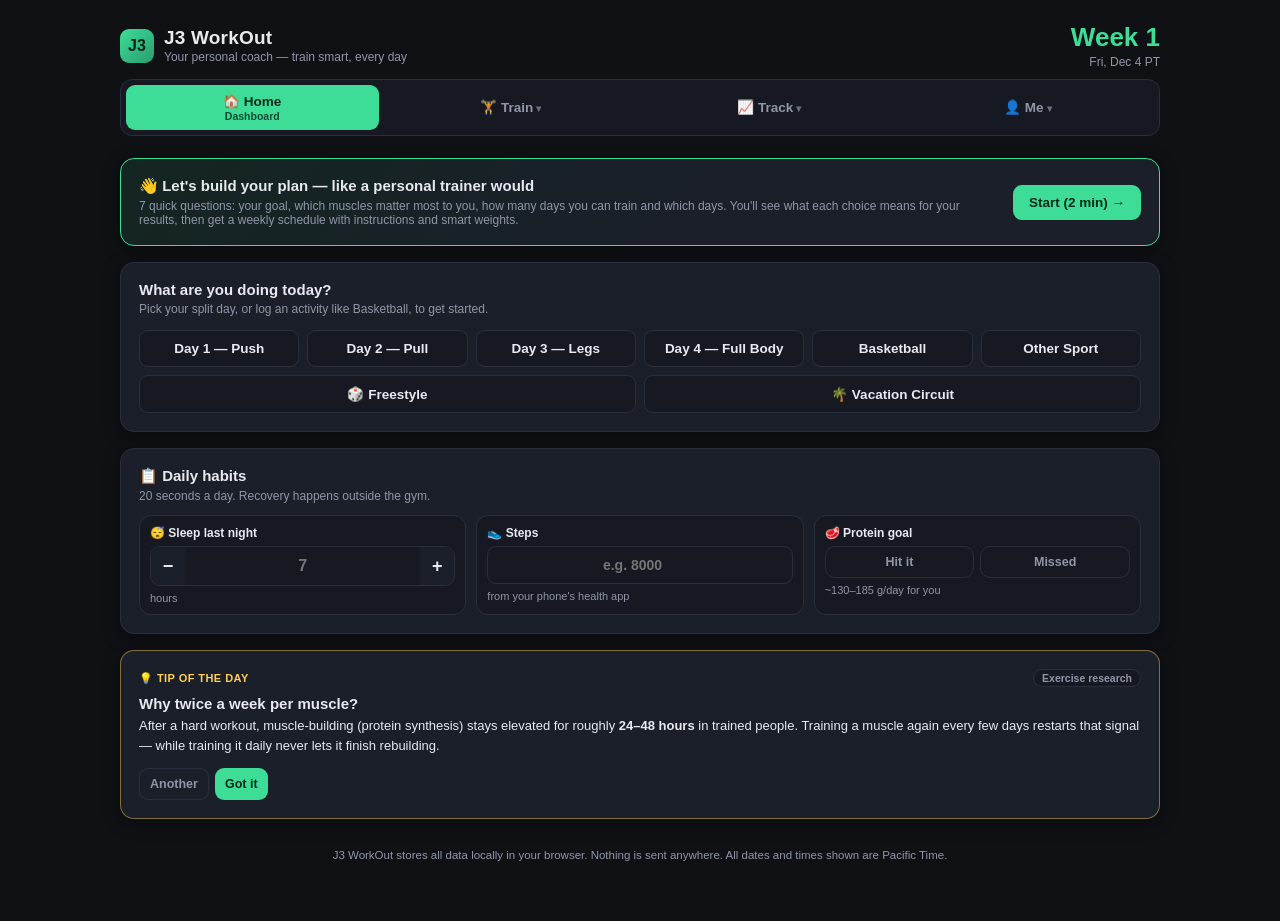
<file: index.html>
<!DOCTYPE html>
<html lang="en">
<head>
<meta charset="UTF-8">
<meta name="viewport" content="width=device-width, initial-scale=1.0, viewport-fit=cover">
<title>J3 WorkOut</title>
<meta name="theme-color" content="#0f1115">
<meta name="description" content="Your personal workout coach — plans, smart weights, check-ins and progress tracking.">
<link rel="manifest" href="manifest.webmanifest">
<link rel="icon" type="image/png" sizes="32x32" href="icons/favicon-32.png">
<link rel="apple-touch-icon" href="icons/apple-touch-icon.png">
<meta name="apple-mobile-web-app-capable" content="yes">
<meta name="mobile-web-app-capable" content="yes">
<meta name="apple-mobile-web-app-title" content="J3 WorkOut">
<meta name="apple-mobile-web-app-status-bar-style" content="black-translucent">
<link rel="stylesheet" href="styles.css">
</head>
<body>
<div class="app">

  <header class="top">
    <div class="brand">
      <div class="logo">J3</div>
      <div>
        <h1>J3 WorkOut</h1>
        <div class="subtitle">Your personal coach — train smart, every day</div>
      </div>
    </div>
    <div class="stat" style="text-align:right">
      <div class="num accent" id="headerWeek">Week 1</div>
      <div class="lbl" id="headerDate">—</div>
    </div>
  </header>

  <div class="nav-scrim" id="navScrim" onclick="closeNavGroups()"></div>
  <nav class="tabs" id="mainNav">
    <div class="nav-group" data-group="home">
      <button class="nav-top active" data-view="dashboard"><span>🏠 Home</span><span class="nav-sub-lbl">Dashboard</span></button>
    </div>
    <div class="nav-group" data-group="train">
      <button class="nav-top" onclick="toggleNavGroup('train')" aria-haspopup="true"><span>🏋️ Train<span class="nav-caret">▾</span></span><span class="nav-sub-lbl"></span></button>
      <div class="nav-menu" role="menu">
        <div class="nav-menu-h">Train</div>
        <button class="nav-item" data-view="start"><span class="ni-ic">▶️</span><span><strong>Start a Workout</strong><small>Follow my plan, build a split day, or freestyle</small></span></button>
        <button class="nav-item" data-view="bands"><span class="ni-ic">🟠</span><span><strong>Resistance Bands</strong><small>Band moves with demos — travel gym</small></span></button>
        <button class="nav-item" data-view="vacation"><span class="ni-ic">🌴</span><span><strong>Vacation Circuit</strong><small>Bodyweight or band circuit + vacation mode</small></span></button>
        <button class="nav-item" data-view="log"><span class="ni-ic">✍️</span><span><strong>Log a Workout</strong><small>Quickly record any exercise</small></span></button>
        <button class="nav-item" data-view="mobility"><span class="ni-ic">🧘</span><span><strong>Mobility</strong><small>Pre-workout warm-up + stretch routines</small></span></button>
        <button class="nav-item" data-view="sprints"><span class="ni-ic">🚴</span><span><strong>Sprints</strong><small>Bike interval (HIIT) timer</small></span></button>
      </div>
    </div>
    <div class="nav-group" data-group="track">
      <button class="nav-top" onclick="toggleNavGroup('track')" aria-haspopup="true"><span>📈 Track<span class="nav-caret">▾</span></span><span class="nav-sub-lbl"></span></button>
      <div class="nav-menu" role="menu">
        <div class="nav-menu-h">Track</div>
        <button class="nav-item" data-view="calendar"><span class="ni-ic">📅</span><span><strong>Calendar</strong><small>Planned, done &amp; missed days</small></span></button>
        <button class="nav-item" data-view="history"><span class="ni-ic">🗂️</span><span><strong>History</strong><small>Every set you've logged</small></span></button>
        <button class="nav-item" data-view="progress"><span class="ni-ic">📊</span><span><strong>Progress</strong><small>Records, strength trend, monthly recap</small></span></button>
        <button class="nav-item" data-view="body"><span class="ni-ic">⚖️</span><span><strong>Body</strong><small>Weigh-ins, measurements, photos</small></span></button>
      </div>
    </div>
    <div class="nav-group" data-group="me">
      <button class="nav-top" onclick="toggleNavGroup('me')" aria-haspopup="true"><span>👤 Me<span class="nav-caret">▾</span></span><span class="nav-sub-lbl"></span></button>
      <div class="nav-menu" role="menu">
        <div class="nav-menu-h">Me</div>
        <button class="nav-item" data-view="coach"><span class="ni-ic">🧠</span><span><strong>My Plan &amp; Coach</strong><small>Your plan, weights &amp; tips learned</small></span></button>
        <button class="nav-item" data-view="split"><span class="ni-ic">🧩</span><span><strong>Split Trainer</strong><small>Build today's PPL / Upper-Lower-Cardio day</small></span></button>
        <button class="nav-item" data-view="settings"><span class="ni-ic">⚙️</span><span><strong>Settings</strong><small>Profile, exercises, workout days, backup</small></span></button>
      </div>
    </div>
  </nav>

  <!-- DASHBOARD -->
  <section class="view active" id="view-dashboard">
    <div id="installBanner"></div>
    <div id="recapBanner"></div>
    <div id="coachWeekCard" style="margin-bottom:16px;"></div>
    <div class="card" id="todayFocusCard" style="margin-bottom:16px;"></div>
    <div id="habitsCard"></div>
    <div id="tipDayCard"></div>
  </section>

  <!-- COACH (questionnaire + your program) -->
  <section class="view" id="view-coach">
    <div id="coachMain"></div>
  </section>

  <!-- START A WORKOUT (one front door: plan / split day / freestyle) -->
  <section class="view" id="view-start">
    <div id="startMain"></div>
  </section>

  <!-- SPLIT TRAINER (week type → day → pick muscle & move for each exercise) -->
  <section class="view" id="view-split">
    <div id="splitMain"></div>
  </section>

  <!-- FREESTYLE (choose-your-own-adventure) -->
  <section class="view" id="view-freestyle">
    <div id="freestyleMain"></div>
  </section>

  <!-- RESISTANCE BANDS (library with demos + band circuit) -->
  <section class="view" id="view-bands">
    <div id="bandsMain"></div>
  </section>

  <!-- VACATION (no-gym circuit) -->
  <section class="view" id="view-vacation">
    <div id="vacationMain"></div>
  </section>

  <!-- WORKOUT PLAN -->
  <section class="view" id="view-plan">
    <div id="dayPickerCard"></div>
    <div id="planDetail"></div>
  </section>

  <!-- LOG WORKOUT -->
  <section class="view" id="view-log">
    <div class="grid cols-2">
      <div class="card">
        <div class="flex-between">
          <h2>1. Pick an exercise</h2>
          <select id="logExerciseFilter" style="width:auto;" onchange="renderExerciseList()"><option value="">All categories</option></select>
        </div>
        <input type="search" id="logSearch" placeholder="🔍 Search exercises (e.g. curl, band, squat)" oninput="renderExerciseList()" autocomplete="off" style="margin-bottom:10px;">
        <div class="hint">Your recent exercises are at the top. Tap one to log it.</div>
        <div id="exerciseList"></div>
        <button class="btn secondary" style="width:100%;margin-top:10px;" onclick="switchView('settings')">+ Add / Edit Exercises in Settings →</button>
      </div>

      <div class="card">
        <h2>2. Log your sets</h2>
        <div id="logExerciseTitle" class="hint">Select an exercise to begin.</div>
        <label>Date</label>
        <input type="date" id="logDate">
        <label>Target weight this week</label>
        <input type="text" id="logTargetDisplay" disabled style="opacity:.8;">
        <div id="setsContainer" style="margin-top:14px;"></div>
        <button class="btn secondary" onclick="addSetRow()" style="width:100%;margin-top:6px;">+ Add Set</button>
        <label>Notes (optional)</label>
        <textarea id="logNotes" rows="2" placeholder="How did it feel?"></textarea>
        <label class="check-row"><input type="checkbox" id="logSaveDefault"> Save these numbers as my new default for this exercise</label>
        <button class="btn" style="width:100%;margin-top:16px;" data-save-btn onclick="saveWorkoutLog()">Save Workout</button>
      </div>
    </div>
  </section>


  <!-- SPRINTS (HIIT bike intervals) -->
  <section class="view" id="view-sprints">
    <div id="sprintsMain"></div>
  </section>

  <!-- HISTORY -->
  <section class="view" id="view-history">
    <div class="card">
      <div class="flex-between">
        <h2>Workout History</h2>
        <select id="historyFilter" style="width:auto;" onchange="renderHistory()"><option value="">All exercises</option></select>
      </div>
      <div id="historyList" style="margin-top:10px;"></div>
    </div>
  </section>

  <!-- CALENDAR -->
  <section class="view" id="view-calendar">
    <div class="grid cols-5" id="calendarStats" style="margin-bottom:16px;"></div>
    <div class="card" style="margin-bottom:16px;">
      <div class="flex-between">
        <h2 id="calendarTitle">—</h2>
        <div class="row" style="max-width:140px;gap:6px;">
          <button class="btn secondary" onclick="calendarPrevMonth()">←</button>
          <button class="btn secondary" onclick="calendarNextMonth()">→</button>
        </div>
      </div>
      <div class="hint">Days you logged a workout are dotted by split day. Tap a day to see what you did.</div>
      <div class="calendar-dow" id="calendarDow"></div>
      <div class="calendar-grid" id="calendarGrid"></div>
      <div class="legend" id="calendarLegend" style="margin-top:14px;"></div>
    </div>
    <div id="calendarDetail"></div>
  </section>

  <!-- PROGRESS -->
  <!-- MOBILITY -->
  <section class="view" id="view-mobility">
    <div id="mobilityMain"></div>
  </section>

  <!-- BODY -->
  <section class="view" id="view-body">
    <div id="bodyMain"></div>
  </section>

  <section class="view" id="view-progress">
    <h2 class="page-h">At a glance</h2>
    <div class="grid cols-5" style="margin-bottom:16px;">
      <div class="card">
        <div class="stat"><div class="num accent" id="statTotalSessions">0</div><div class="lbl">Total sessions logged</div></div>
      </div>
      <div class="card">
        <div class="stat"><div class="num accent2" id="statWeekVolume">0</div><div class="lbl">This week's volume (lb)</div></div>
      </div>
      <div class="card">
        <div class="stat"><div class="num" id="statWeekCalories" style="color:var(--activity)">0</div><div class="lbl">Calories this week ⚡</div></div>
      </div>
      <div class="card">
        <div class="stat"><div class="num warn" id="statReadiness">—</div><div class="lbl">Readiness today</div></div>
      </div>
      <div class="card">
        <div class="stat"><div class="num accent" id="statStreak">0</div><div class="lbl">Day streak 🔥</div></div>
      </div>
    </div>

    <div class="card">
      <h2>Recent activity</h2>
      <div id="recentActivity"><div class="empty">No workouts logged yet — head to Train → Log a Workout (or Today’s Workout) to get started.</div></div>
    </div>

    <div style="height:16px"></div>
    <div id="progressExtras"></div>
    <div class="card" style="margin-bottom:16px;">
      <h2>Weekly Volume (all exercises)</h2>
      <div class="hint">Total reps × weight logged per week — a good sense of overall workload.</div>
      <div id="volumeChart" class="bar-chart" style="margin-top:14px;"></div>
    </div>

  </section>

  <!-- SETTINGS -->
  <section class="view" id="view-settings">
    <div class="card" style="margin-bottom:16px;">
      <h2>📲 Install as an app</h2>
      <div id="installBox"></div>
    </div>

    <div class="card" style="margin-bottom:16px;">
      <h2>Appearance</h2>
      <div id="appearanceBox"></div>
    </div>

    <div class="card" style="margin-bottom:16px;">
      <h2>Your Profile</h2>
      <div class="hint">Used to set your starting baseline weights, and to estimate calories burned per workout.</div>
      <div class="grid cols-2">
        <div>
          <label>Height</label>
          <input type="text" id="profHeight">
          <label>Bodyweight (lb)</label>
          <input type="number" id="profWeight">
        </div>
        <div>
          <label>Build</label>
          <select id="profBuild">
            <option value="lean">Lean / beginner</option>
            <option value="athletic-medium">Medium athletic</option>
            <option value="muscular">Muscular / advanced</option>
          </select>
          <label>Program start date</label>
          <input type="date" id="profStartDate">
        </div>
      </div>
      <div class="hint" style="margin-top:6px;">Overload climbs are counted from this date, every other week.</div>
      <label class="check-row"><input type="checkbox" id="profShowTips"> Show "Did you know?" tips during workouts (anatomy, exercise science &amp; Huberman Lab ideas)</label>
      <label class="check-row"><input type="checkbox" id="profShowGifs"> Show a short movement animation for each exercise (handy while you're still learning the moves — turn it off anytime)</label>
      <button class="btn" style="width:100%;margin-top:14px;" onclick="saveProfile()">Save Profile</button>
    </div>

    <div class="card" style="margin-bottom:16px;">
      <div class="flex-between">
        <div>
          <h2>Exercise Library</h2>
          <div class="hint" style="margin-bottom:0;">Fully customize your workouts — name, icon, category, equipment, and prescription. Organized by category below.</div>
        </div>
        <button class="btn secondary" style="flex:0 0 auto;" onclick="toggleExerciseBuilder()" id="builderToggleBtn">+ Add Exercise</button>
      </div>
      <div id="exerciseBuilder" style="display:none;margin-top:14px;"></div>
      <details class="settings-fold">
        <summary>Browse &amp; edit all exercises</summary>
        <div class="row" style="margin-top:12px;">
          <select id="settingsCategoryFilter" onchange="renderSettingsExerciseList()"><option value="">All categories</option></select>
          <select id="settingsEquipmentFilter" onchange="renderSettingsExerciseList()"><option value="">All equipment</option></select>
        </div>
        <div id="settingsExerciseList" style="margin-top:14px;"></div>
      </details>
    </div>

    <div class="card" style="margin-bottom:16px;">
      <h2>Muscle Database</h2>
      <div class="hint">The backend sheet behind every suggestion: which muscles each exercise works. <strong>Primary</strong> = main mover (100%), <strong>Secondary</strong> = assists (50%), <strong>Tertiary</strong> = stabilizes (25%). When you mark something sore, exercises that use it as primary or secondary are avoided; marked "rest/injured", anything that touches it is avoided. Tap ✎ to edit a row (great for exercises you add yourself) or export the sheet to Excel / Google Sheets.</div>
      <details class="settings-fold">
        <summary>Open the muscle sheet</summary>
        <div id="muscleDbBox" style="margin-top:12px;"></div>
      </details>
    </div>

    <div class="card" style="margin-bottom:16px;">
      <div class="flex-between">
        <div>
          <h2>Workout Days</h2>
          <div class="hint" style="margin-bottom:0;">Name your split days (Push, Pull, Legs, or anything you like) and pick which exercises fall under each one. The Workout Plan progress bar always matches whatever you set here.</div>
        </div>
        <button class="btn secondary" style="flex:0 0 auto;" onclick="addWorkoutDay()">+ Add Day</button>
      </div>
      <div id="workoutDaysList" style="margin-top:14px;"></div>
    </div>

    <div class="card">
      <h2>Data</h2>
      <div class="hint">Your data lives only in this browser's storage — refreshing is safe, but clearing site data, using a different browser, or a new device will not have it. On your phone, <strong>Save to Drive / Files</strong> opens the share sheet so you can drop a backup into Google Drive or iCloud; Home reminds you if it's been more than a week. To restore, use Import on any device.</div>
      <div class="row">
        <button class="btn" id="shareBackupBtn" onclick="shareBackup()">☁️ Save to Drive / Files</button>
        <button class="btn secondary" onclick="exportData()">⬇ Download backup</button>
        <button class="btn secondary" onclick="document.getElementById('importFile').click()">⬆ Import JSON</button>
        <button class="btn danger" onclick="resetAllData()">Reset All Data</button>
      </div>
      <div class="hint" id="backupStatus" style="margin-top:12px;margin-bottom:0;"></div>
      <input type="file" id="importFile" accept=".json" style="display:none" onchange="importData(event)">
    </div>
  </section>

  <div class="footer-note">J3 WorkOut stores all data locally in your browser. Nothing is sent anywhere. All dates and times shown are Pacific Time.</div>
</div>

<div class="toast" id="toast"></div>
<div class="tip-pop" id="tipPop"></div>
<div class="undo-toast" id="undoToast" role="status"></div>
<div id="tourLayer"></div>

<script src="js/data.js"></script>
<script src="js/state.js"></script>
<script src="js/app.js"></script>
<script src="js/tools.js"></script>
<script src="js/settings.js"></script>
<script src="js/coach.js"></script>
<script src="js/learn.js"></script>
<script src="js/freestyle.js"></script>
<script src="js/vacation.js"></script>
<script src="js/muscledb.js"></script>
<script src="js/bands.js"></script>
<script src="js/splitbuilder.js"></script>
<script src="js/workout-ux.js"></script>
<script src="js/progress.js"></script>
<script src="js/smartplan.js"></script>
<script src="js/daily.js"></script>
<script src="js/polish.js"></script>
<script src="js/pwa.js"></script>
<script src="js/main.js"></script>
</body>
</html>
</file>
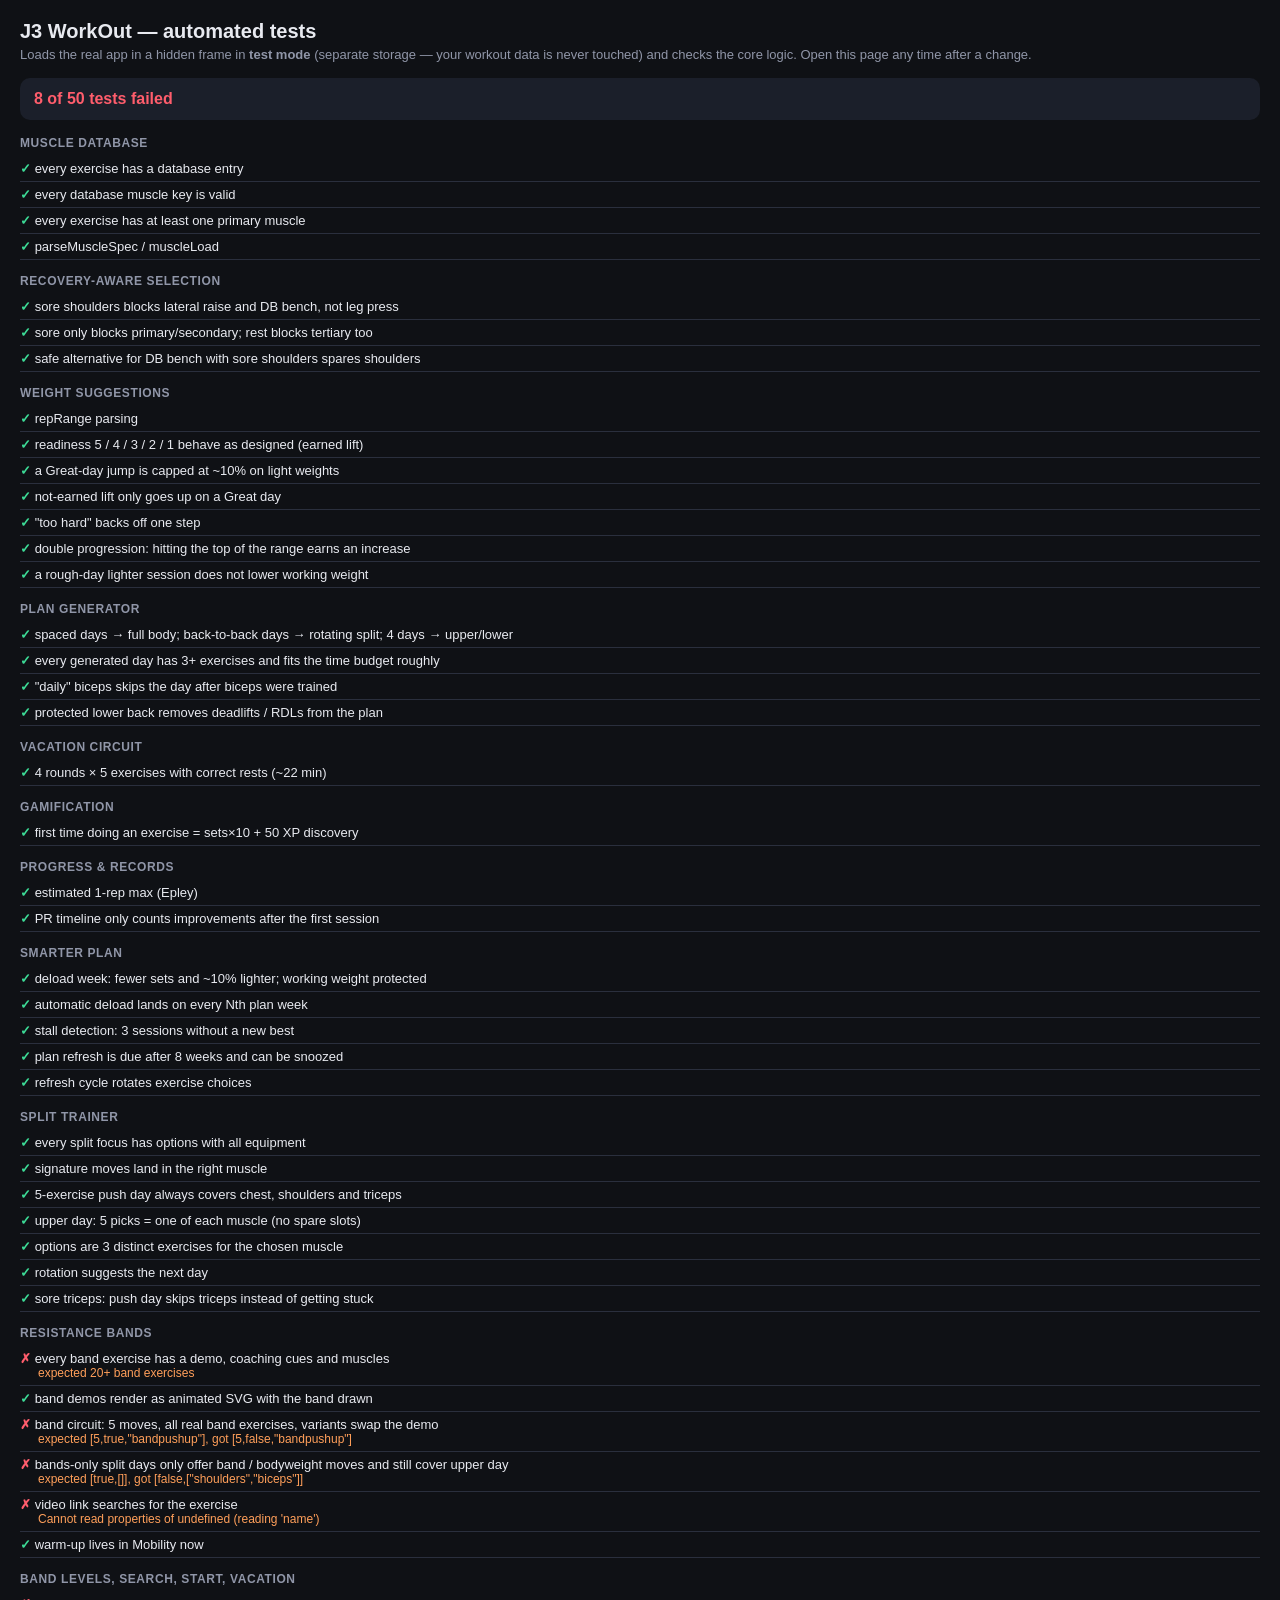
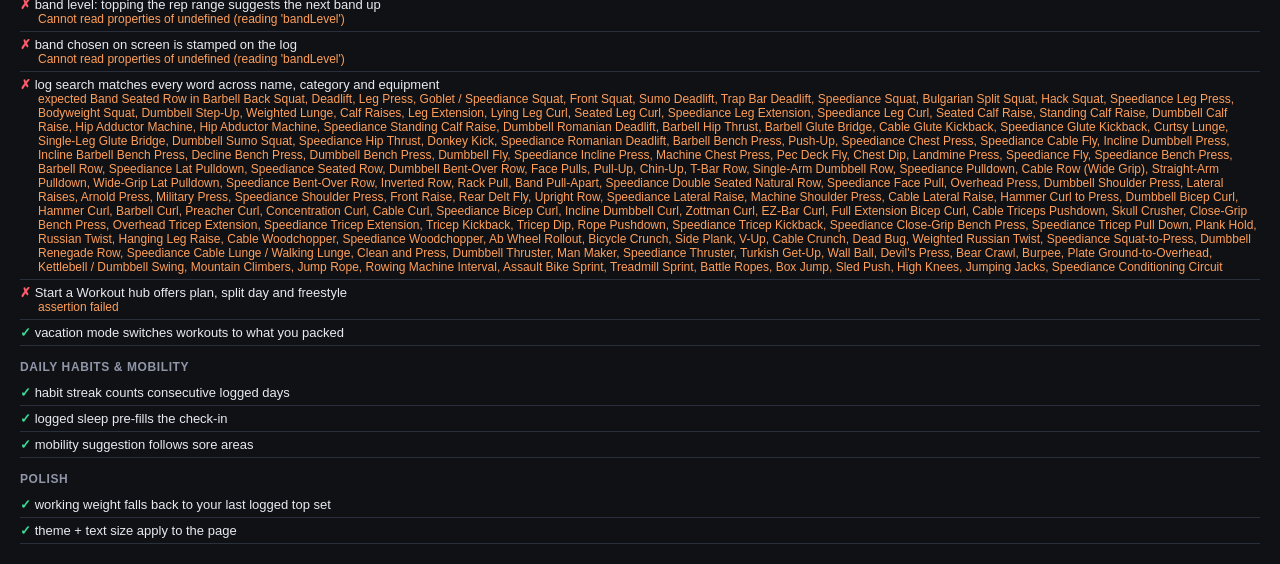
<file: tests/index.html>
<!DOCTYPE html>
<html lang="en">
<head>
<meta charset="UTF-8">
<meta name="viewport" content="width=device-width, initial-scale=1.0">
<title>J3 WorkOut — Tests</title>
<style>
  body{font-family:-apple-system,BlinkMacSystemFont,"Segoe UI",Roboto,sans-serif;background:#0f1115;color:#e8eaf0;margin:0;padding:20px;}
  h1{font-size:20px;margin:0 0 4px;} .sub{color:#9096a8;font-size:13px;margin-bottom:16px;}
  #summary{font-size:16px;font-weight:800;margin:10px 0 16px;padding:12px 14px;border-radius:10px;background:#1b1f2a;}
  #summary.pass{color:#3ddc97;} #summary.fail{color:#ff5d6c;}
  .group{margin:14px 0 6px;font-size:12px;font-weight:800;text-transform:uppercase;letter-spacing:.05em;color:#9096a8;}
  .t{font-size:13px;padding:5px 0;border-bottom:1px solid #2a2f3d;}
  .t.ok::before{content:'✓ ';color:#3ddc97;font-weight:900;} .t.bad::before{content:'✗ ';color:#ff5d6c;font-weight:900;}
  .t .err{color:#ff9f5a;font-size:12px;margin-left:18px;white-space:pre-wrap;}
  iframe{position:absolute;left:-9999px;width:420px;height:900px;border:0;}
</style>
</head>
<body>
<h1>J3 WorkOut — automated tests</h1>
<div class="sub">Loads the real app in a hidden frame in <strong>test mode</strong> (separate storage — your workout data is never touched) and checks the core logic. Open this page any time after a change.</div>
<div id="summary">Running…</div>
<div id="out"></div>
<iframe id="app"></iframe>
<script>
/* ---------- tiny test harness ---------- */
const results = [];
const tests = [];
let currentGroup = '';
function group(name){ currentGroup = name; }
function test(name, fn){ tests.push({ group: currentGroup, name, fn }); }
function assert(cond, msg){ if(!cond) throw new Error(msg || 'assertion failed'); }
function eq(a, b, msg){ const A = JSON.stringify(a), B = JSON.stringify(b); if(A !== B) throw new Error((msg ? msg + ': ' : '') + 'expected ' + B + ', got ' + A); }
let W; // the app's window
function clearTestStorage(){ Object.keys(localStorage).filter(k=>k.startsWith('ironlogtest_')).forEach(k=>localStorage.removeItem(k)); }
function loadApp(){
  return new Promise(res=>{
    const f = document.getElementById('app');
    f.onload = ()=>{ W = f.contentWindow; setTimeout(res, 50); };
    f.src = '../index.html?test=1&t=' + Date.now();
  });
}
async function fresh(){ clearTestStorage(); await loadApp(); W.eval('profile.showTips=false; saveAll();'); }
// Run code inside the app's global scope (its top-level `let`s aren't on window).
function app(code){ return W.eval(code); }

/* ================= TESTS ================= */
group('Muscle database');
test('every exercise has a database entry', ()=>{
  const missing = app("exercises.filter(e=>!MUSCLE_DB[e.id]).map(e=>e.id)");
  eq(missing, []);
});
test('every database muscle key is valid', ()=>{
  const bad = app("Object.entries(MUSCLE_DB).filter(([k,v])=>v.split('|').flatMap(x=>x.slice(2).split(',')).some(m=>!MUSCLES[m])).map(e=>e[0])");
  eq(bad, []);
});
test('every exercise has at least one primary muscle', ()=>{
  eq(app("exercises.filter(e=>!exMuscles(e).P.length).map(e=>e.id)"), []);
});
test('parseMuscleSpec / muscleLoad', ()=>{
  eq(app("parseMuscleSpec('P:chest|S:tri,fdelt|T:upback')"), { P:['chest'], S:['tri','fdelt'], T:['upback'] });
  eq(app("[muscleLoad(exercises.find(e=>e.id==='bench'),'chest'), muscleLoad(exercises.find(e=>e.id==='bench'),'tri'), muscleLoad(exercises.find(e=>e.id==='bench'),'upback'), muscleLoad(exercises.find(e=>e.id==='bench'),'quads')]"), [1,0.5,0.25,0]);
});

group('Recovery-aware selection');
test('sore shoulders blocks lateral raise and DB bench, not leg press', ()=>{
  const r = app("const f={shoulders:'sore'}; ['lateralraise','dbbench','legpress'].map(id=>exConflict(exercises.find(e=>e.id===id), f).blocked)");
  eq(r, [true, true, false]);
});
test('sore only blocks primary/secondary; rest blocks tertiary too', ()=>{
  // bench: upper back is tertiary
  eq(app("exConflict(exercises.find(e=>e.id==='bench'), {back:'sore'}).blocked"), false);
  eq(app("exConflict(exercises.find(e=>e.id==='bench'), {back:'rest'}).blocked"), true);
});
test('safe alternative for DB bench with sore shoulders spares shoulders', ()=>{
  const r = app("const a = safeAlternative(exercises.find(e=>e.id==='dbbench'), 'chestPress', [], {shoulders:'sore'}); a ? [a.id, exConflict(a,{shoulders:'sore'}).blocked] : null");
  assert(r, 'expected an alternative'); eq(r[1], false, 'alternative should not be blocked');
});

group('Weight suggestions');
test('repRange parsing', ()=>{
  eq(app("[repRange('8–12'), repRange(10), repRange('12/leg'), repRange('40s')]"), [[8,12],[10,10],[12,12],[40,40]]);
});
test('readiness 5 / 4 / 3 / 2 / 1 behave as designed (earned lift)', ()=>{
  const r = app(`const ex = Object.assign({}, exercises.find(e=>e.id==='dbbench'), { workingWeight:100, increment:5, progress:'up' });
    const rx = { sets:3, reps:'8–12', rest:120 };
    [5,4,3,2,1].map(n=>{ const s = suggestFor(ex, rx, n); return [s.weight, s.sets]; })`);
  eq(r, [[110,3],[105,3],[100,3],[100,2],[90,2]]);
});
test('a Great-day jump is capped at ~10% on light weights', ()=>{
  eq(app("suggestFor(Object.assign({}, exercises.find(e=>e.id==='dbbench'), { workingWeight:50, increment:5, progress:'up' }), {sets:3,reps:'8–12',rest:120}, 5).weight"), 55);
});
test('not-earned lift only goes up on a Great day', ()=>{
  const r = app(`const ex = Object.assign({}, exercises.find(e=>e.id==='dbbench'), { workingWeight:50, increment:5, progress:'hold' });
    [5,4,3].map(n=>suggestFor(ex, {sets:3,reps:'8–12',rest:120}, n).weight)`);
  eq(r, [55,50,50]);
});
test('"too hard" backs off one step', ()=>{
  eq(app("suggestFor(Object.assign({}, exercises.find(e=>e.id==='dbbench'), { workingWeight:50, increment:5, progress:'down' }), {sets:3,reps:'8–12',rest:120}, 3).weight"), 45);
});
test('double progression: hitting the top of the range earns an increase', ()=>{
  const r = app(`const ex = Object.assign({}, exercises.find(e=>e.id==='dbbench'), { workingWeight:50 });
    updateProgressAfter(ex, [{reps:12,weight:50},{reps:12,weight:50},{reps:12,weight:50}], {reps:'8–12'}, 'right', 3); const a = ex.progress;
    updateProgressAfter(ex, [{reps:12,weight:50},{reps:9,weight:50}], {reps:'8–12'}, 'right', 3); const b = ex.progress;
    updateProgressAfter(ex, [{reps:12,weight:50}], {reps:'8–12'}, 'hard', 3); [a, b, ex.progress]`);
  eq(r, ['up','hold','down']);
});
test('a rough-day lighter session does not lower working weight', ()=>{
  eq(app(`const ex = Object.assign({}, exercises.find(e=>e.id==='dbbench'), { workingWeight:50 });
    updateProgressAfter(ex, [{reps:10,weight:45}], {reps:'8–12'}, 'right', 1); ex.workingWeight`), 50);
});

group('Plan generator');
test('spaced days → full body; back-to-back days → rotating split; 4 days → upper/lower', ()=>{
  eq(app("[chooseSplit([1,3,5]).name, chooseSplit([1,2,3]).name, chooseSplit([1,2,4,5]).name]"),
     ['Full Body A / B / C', 'Push / Pull / Legs', 'Upper / Lower']);
});
test('every generated day has 3+ exercises and fits the time budget roughly', ()=>{
  const r = app(`[30,45,60].map(m=>{ const p = buildProgram(Object.assign(defaultCoachDraft(), {goal:'hypertrophy', days:[1,3,5], minutes:m}));
    return p.days.every(d=>d.lifts.length>=3) && p.days.every(d=>parseInt(d.duration.replace(/\\D/g,''),10) <= m + 15); })`);
  eq(r, [true,true,true]);
});
test('"daily" biceps skips the day after biceps were trained', ()=>{
  const n = app("buildProgram(Object.assign(defaultCoachDraft(), {goal:'hypertrophy', days:[1,2,4,5], targets:['biceps'], targetMode:'daily'})).notes.filter(x=>/biceps/.test(x)).length");
  assert(n >= 1, 'expected at least one skipped-biceps note');
});
test('protected lower back removes deadlifts / RDLs from the plan', ()=>{
  const ids = app("buildProgram(Object.assign(defaultCoachDraft(), {goal:'hypertrophy', days:[1,3,5], protect:['lowerback']})).days.flatMap(d=>d.lifts)");
  ['deadlift','dbrdl','trapbardl','rackpull'].forEach(id=> assert(!ids.includes(id), id + ' should be excluded'));
});

group('Vacation circuit');
test('4 rounds × 5 exercises with correct rests (~22 min)', ()=>{
  eq(app("[buildVacPhases().length, buildVacPhases().filter(p=>p.type==='work').length, vacTotalSeconds()]"), [39, 20, 1300]);
});

group('Gamification');
test('first time doing an exercise = sets×10 + 50 XP discovery', ()=>{
  const r = app("const x = awardForLog(exercises.find(e=>e.id==='vup'), [{reps:10,weight:0},{reps:10,weight:0}]); [x.xp, x.firstTime]");
  eq(r, [70, true]);
});

group('Progress & records');
test('estimated 1-rep max (Epley)', ()=>{
  eq(app("[e1rm(60,10), e1rm(100,1), e1rm(100,40), e1rm(0,10)]"), [80, 100, 150, 0]);
});
test('PR timeline only counts improvements after the first session', ()=>{
  const r = app(`logs.length = 0; const t = todayStr();
    logs.push({id:'a',exerciseId:'dbbench',date:addDaysToDateStr(t,-20),sets:[{reps:10,weight:40}]});
    logs.push({id:'b',exerciseId:'dbbench',date:addDaysToDateStr(t,-10),sets:[{reps:8,weight:40}]});
    logs.push({id:'c',exerciseId:'dbbench',date:addDaysToDateStr(t,-1),sets:[{reps:10,weight:45}]});
    const ev = prEvents('dbbench'); const board = prBoard(); logs.length = 0;
    [ev.length, ev[0].kinds, board[0].isNew]`);
  eq(r, [1, ['weight','e1rm'], true]);
});

group('Smarter plan');
test('deload week: fewer sets and ~10% lighter; working weight protected', ()=>{
  const r = app(`const saved = profile.coach;
    profile.coach = { schedule:{1:'x'}, builtAt: todayStr(), firstBuiltAt: todayStr(), deloadWeekOf: mondayOf(todayStr()) };
    const ex = Object.assign({}, exercises.find(e=>e.id==='dbbench'), { workingWeight:100, increment:5, progress:'hold' });
    const s = suggestFor(ex, {sets:3,reps:'8–12',rest:120}, 3);
    updateProgressAfter(ex, [{reps:10,weight:90}], {reps:'8–12'}, 'right', 3);
    const out = [s.weight, s.sets, ex.workingWeight, isDeloadWeek()];
    profile.coach = saved; out`);
  eq(r, [90, 2, 100, true]);
});
test('automatic deload lands on every Nth plan week', ()=>{
  const r = app(`const saved = profile.coach; const t = todayStr();
    profile.coach = { schedule:{1:'x'}, builtAt:t, deloadEvery:5, firstBuiltAt: addDaysToDateStr(mondayOf(t), -28) };
    const a = [planWeekIndex(t), isDeloadWeek(t)];
    profile.coach.firstBuiltAt = addDaysToDateStr(mondayOf(t), -21); const b = [planWeekIndex(t), isDeloadWeek(t)];
    profile.coach = saved; [a, b]`);
  eq(r, [[5, true], [4, false]]);
});
test('stall detection: 3 sessions without a new best', ()=>{
  const r = app(`logs.length = 0; const t = todayStr();
    [[30,40,10],[20,45,10],[14,45,9],[7,45,10],[2,45,8]].forEach(([d,w,rp],i)=> logs.push({id:'s'+i,exerciseId:'dbbench',date:addDaysToDateStr(t,-d),sets:[{reps:rp,weight:w}]}));
    const stalled = !!stallInfo('dbbench');
    logs.push({id:'s9',exerciseId:'dbbench',date:t,sets:[{reps:10,weight:50}]});
    const recovered = !!stallInfo('dbbench'); logs.length = 0; [stalled, recovered]`);
  eq(r, [true, false]);
});
test('plan refresh is due after 8 weeks and can be snoozed', ()=>{
  const r = app(`const saved = profile.coach; const t = todayStr();
    profile.coach = { schedule:{1:'x'}, builtAt: addDaysToDateStr(t,-57) }; const a = refreshDue();
    profile.coach.refreshSnooze = addDaysToDateStr(t, 7); const b = refreshDue();
    profile.coach.builtAt = addDaysToDateStr(t,-10); profile.coach.refreshSnooze = null; const c = refreshDue();
    profile.coach = saved; [a,b,c]`);
  eq(r, [true, false, false]);
});
test('refresh cycle rotates exercise choices', ()=>{
  const r = app(`const a = Object.assign(defaultCoachDraft(), {goal:'hypertrophy', days:[1,3,5]});
    const p0 = buildProgram(Object.assign({}, a, {cycle:0})).days.flatMap(d=>d.lifts).join();
    const p1 = buildProgram(Object.assign({}, a, {cycle:1})).days.flatMap(d=>d.lifts).join(); p0 !== p1`);
  eq(r, true);
});

group('Split Trainer');
test('every split focus has options with all equipment', ()=>{
  const r = app(`const empty = []; const s = {day:'push', picks:[]};
    Object.keys(SB_FOCUS).forEach(f=>{ if(!exercises.some(ex=>SB_FOCUS[f].match(ex))) empty.push(f); }); empty`);
  eq(r, []);
});
test('signature moves land in the right muscle', ()=>{
  const r = app(`const of = id => Object.keys(SB_FOCUS).filter(f=>f!=='back' && SB_FOCUS[f].match(exercises.find(e=>e.id===id)));
    [of('skullcrusher'), of('bench'), of('lateralraise'), of('latpull'), of('row'), of('facepull'), of('hipthrust'), of('dbrdl'), of('calfraise'), of('assaultbike')]`);
  eq(r, [['triceps'],['chest'],['shoulders'],['lats'],['rows'],['reardelts'],['glutes'],['hamstrings'],['calves'],['engine']]);
});
test('5-exercise push day always covers chest, shoulders and triceps', ()=>{
  const r = app(`const s = {date:todayStr(), style:'ppl', day:'push', count:5, picks:[]};
    // Greedy user: keeps picking chest whenever allowed.
    for(let i=0;i<5;i++){ const ch = sbFocusChoices(s).filter(c=>c.allowed); const f = ch.find(c=>c.focus==='chest') ? 'chest' : ch[0].focus;
      const id = sbRecommend(f, s)[0]; s.picks.push({focus:f, exerciseId:id, sets:3, logged:true}); }
    [s.picks.filter(p=>p.focus==='chest').length, ['chest','shoulders','triceps'].every(f=>sbCovered(s,f)), new Set(s.picks.map(p=>p.exerciseId)).size]`);
  eq(r, [3, true, 5]);
});
test('upper day: 5 picks = one of each muscle (no spare slots)', ()=>{
  const r = app(`const s = {date:todayStr(), style:'ulc', day:'upper', count:5, picks:[]};
    sbFocusChoices(s).filter(c=>c.allowed).map(c=>c.focus).sort().join()`);
  eq(r, 'back,biceps,chest,shoulders,triceps');
});
test('options are 3 distinct exercises for the chosen muscle', ()=>{
  const r = app(`const s = {date:todayStr(), style:'ppl', day:'push', count:5, picks:[]}; const o = sbRecommend('triceps', s);
    [o.length, new Set(o).size, o.every(id=>exercises.find(e=>e.id===id).category==='triceps')]`);
  eq(r, [3, 3, true]);
});
test('rotation suggests the next day', ()=>{
  const r = app(`const saved = sb.history; sb.history = [{date:todayStr(), style:'ppl', day:'pull', exIds:[]}];
    const a = [sbNextDay('ppl'), sbNextDay('ulc')]; sb.history = [{date:todayStr(), style:'ppl', day:'legs', exIds:[]}]; a.push(sbNextDay('ppl')); sb.history = saved; a`);
  eq(r, ['legs', 'upper', 'push']);
});
test('sore triceps: push day skips triceps instead of getting stuck', ()=>{
  const r = app(`const c = {id:'x', date:todayStr(), feel:3, sleep:0, sore:0, recovering:{triceps:'rest'}, readiness:3}; checkins.push(c);
    const s = {date:todayStr(), style:'ppl', day:'push', count:5, picks:[]};
    const out = [sbSkippedRequired(s).includes('triceps'), sbUncovered(s).includes('triceps')]; checkins = checkins.filter(x=>x!==c); out`);
  eq(r[0], true); eq(r[1], false);
});

group('Resistance bands');
test('every band exercise has a demo, coaching cues and muscles', ()=>{
  const r = app(`exercises.filter(e=>e.equipment==='band').filter(e=>!BAND_DEMOS[e.id] || !EXERCISE_COACHING[e.id] || !exMuscles(e).P.length).map(e=>e.id)`);
  eq(r, []);
  assert(app(`exercises.filter(e=>e.equipment==='band').length`) >= 20, 'expected 20+ band exercises');
});
test('band demos render as animated SVG with the band drawn', ()=>{
  const r = app(`Object.keys(BAND_DEMOS).filter(id=>{ const s = bandDemoSvg(id); return !(s.includes('<animate') && (s.includes(BAND_COLOR))); })`);
  eq(r, []);
});
test('band circuit: 5 moves, all real band exercises, variants swap the demo', ()=>{
  const r = app(`const saved = profile.vacation; profile.vacation = {circuit:'bands'};
    const out = [vacList().length, vacList().every(v=>exercises.find(e=>e.id===vacExId(v) && e.equipment==='band'))];
    profile.vacation = {circuit:'bands', variants:{bpress:'pushup'}}; out.push(vacExId(VAC_BANDS[1]));
    profile.vacation = saved; out`);
  eq(r, [5, true, 'bandpushup']);
});
test('bands-only split days only offer band / bodyweight moves and still cover upper day', ()=>{
  const r = app(`const s = {date:todayStr(), style:'ulc', day:'upper', count:5, equip:'bands', picks:[]};
    const ok = ['chest','back','shoulders','biceps','triceps'].every(f=>sbCandidates(f, s).length && sbCandidates(f, s).every(e=>['band','bodyweight'].includes(e.equipment)));
    [ok, sbSkippedRequired(s)]`);
  eq(r, [true, []]);
});
test('video link searches for the exercise', ()=>{
  assert(app(`videoSearchUrl(exercises.find(e=>e.id==='bandrow'))`).includes('Band%20Seated%20Row'));
});
test('warm-up lives in Mobility now', ()=>{
  eq(app(`!!MOBILITY_ROUTINES.find(r=>r.id==='warmup') && !document.getElementById('view-warmup')`), true);
});

group('Band levels, search, start, vacation');
test('band level: topping the rep range suggests the next band up', ()=>{
  const r = app(`logs.length = 0; const ex = exercises.find(e=>e.id==='bandrow'); const d = addDaysToDateStr(todayStr(),-2);
    const out = [bandSuggestion(ex).level];
    logs.push({id:'b1', exerciseId:'bandrow', date:d, band:'medium', feel:'right', sets:[{reps:20,weight:0},{reps:20,weight:0},{reps:21,weight:0}]});
    out.push(bandSuggestion(ex).level, bandSuggestion(ex).up);
    logs[0].sets[2].reps = 15; out.push(bandSuggestion(ex).level);
    logs[0].feel = 'hard'; logs[0].sets[2].reps = 9; out.push(bandSuggestion(ex).level);
    logs.length = 0; out`);
  eq(r, ['light', 'heavy', true, 'medium', 'light']);
});
test('band chosen on screen is stamped on the log', ()=>{
  const r = app(`const ex = exercises.find(e=>e.id==='bandcurl'); setBandPick('bandcurl','heavy'); const a = bandStamp(ex); rememberBand(ex);
    [a, ex.bandLevel, bandStamp(exercises.find(e=>e.id==='bench'))]`);
  eq(r, ['heavy', 'heavy', undefined]);
});
test('log search matches every word across name, category and equipment', ()=>{
  const r = app(`switchView('log'); const s = document.getElementById('logSearch'); s.value = 'band row'; renderExerciseList();
    const names = [...document.querySelectorAll('#exerciseList .exercise-card .name')].map(n=>n.firstChild.textContent);
    s.value = ''; renderExerciseList(); names`);
  assert(r.includes('Band Seated Row'), 'expected Band Seated Row in ' + r.join(', '));
  assert(!r.includes('Bench Press'));
});
test('Start a Workout hub offers plan, split day and freestyle', ()=>{
  const r = app(`switchView('start'); [...document.querySelectorAll('#startMain .start-card .day-title')].map(e=>e.textContent)`);
  assert(r.some(t=>t.includes('Follow my plan')) && r.some(t=>t.includes('Build a split day')) && r.some(t=>t.includes('Freestyle')), r.join(' | '));
  eq(app(`switchView('split'); document.querySelector('#mainNav [data-group="train"] .nav-top').classList.contains('active')`), true);
});
test('vacation mode switches workouts to what you packed', ()=>{
  const r = app(`const saved = profile.vacation;
    profile.vacation = { from: todayStr(), until: addDaysToDateStr(todayStr(), 5), bands:true, circuit:'bands' };
    const a = [fsEquip().join(), sbEquip({equip:null}).join()]; sbSetup.equipTouched = false; renderSplit(); a.push(sbSetup.equip);
    profile.vacation.bands = false; a.push(fsEquip().join());
    profile.vacation = saved; sbSetup.equip = 'usual'; a`);
  eq([r[0], r[2], r[3]], ['band,bodyweight', 'bands', 'bodyweight']);
});

group('Daily habits & mobility');
test('habit streak counts consecutive logged days', ()=>{
  const r = app(`const t = todayStr(); dailies = {}; dailies[t] = {sleep:7}; dailies[addDaysToDateStr(t,-1)] = {steps:5000}; dailies[addDaysToDateStr(t,-3)] = {sleep:8};
    const n = habitStreak(); dailies = {}; n`);
  eq(r, 2);
});
test('logged sleep pre-fills the check-in', ()=>{
  const r = app(`const t = todayStr(); dailies = {}; const out = [];
    [5, 6.5, 8].forEach(h=>{ dailies[t] = {sleep:h}; out.push(sleepToCheckin()); }); dailies = {}; out`);
  eq(r, [-1, 0, 1]);
});
test('mobility suggestion follows sore areas', ()=>{
  eq(app(`const c = {id:'x', date:todayStr(), feel:3, sleep:0, sore:0, recovering:{shoulders:'sore'}, readiness:3}; checkins.push(c);
    const id = suggestedRoutine().id; checkins = checkins.filter(x=>x!==c); id`), 'shoulders');
});

group('Polish');
test('working weight falls back to your last logged top set', ()=>{
  const r = app(`logs.length = 0; const ex = Object.assign({}, exercises.find(e=>e.id==='gobletsquat')); delete ex.workingWeight;
    const a = workingWeight(ex);
    logs.push({id:'w1',exerciseId:'gobletsquat',date:addDaysToDateStr(todayStr(),-2),sets:[{reps:10,weight:25},{reps:10,weight:22.5}]});
    const b = workingWeight(ex); logs.length = 0; [a === targetForExerciseAtWeek(ex, currentWeekNumber()), b]`);
  eq(r, [true, 25]);
});
test('theme + text size apply to the page', ()=>{
  const r = app(`const saved = [profile.theme, profile.textSize]; setTheme('light'); setTextSize('large');
    const out = [document.documentElement.dataset.theme, document.documentElement.style.zoom];
    setTheme(saved[0]||'dark'); setTextSize(saved[1]||'normal'); out`);
  eq(r, ['light', '1.1']);
});

/* ================= RUNNER ================= */
(async function run(){
  await fresh();
  let lastGroup = null;
  const out = document.getElementById('out');
  for(const t of tests){
    if(t.group !== lastGroup){ const g = document.createElement('div'); g.className='group'; g.textContent = t.group; out.appendChild(g); lastGroup = t.group; }
    const row = document.createElement('div');
    try{ await t.fn(); row.className = 't ok'; row.textContent = t.name; results.push({ name:t.name, ok:true }); }
    catch(e){ row.className = 't bad'; row.innerHTML = t.name + '<div class="err">' + String(e && e.message || e).replace(/</g,'&lt;') + '</div>'; results.push({ name:t.name, ok:false, error:String(e && e.message || e) }); }
    out.appendChild(row);
  }
  clearTestStorage();
  const failed = results.filter(r=>!r.ok).length;
  const s = document.getElementById('summary');
  s.className = failed ? 'fail' : 'pass';
  s.textContent = failed ? `${failed} of ${results.length} tests failed` : `All ${results.length} tests passed`;
  window.__testResults = { done:true, failed, total: results.length, results };
})();
</script>
</body>
</html>
</file>
<file: styles.css>
:root{
    --bg:#0f1115;
    --bg-alt:#161922;
    --card:#1b1f2a;
    --card-hover:#212636;
    --border:#2a2f3d;
    --text:#e8eaf0;
    --text-dim:#9096a8;
    --accent:#3ddc97;
    --accent-dim:#2a9d70;
    --accent2:#ff9f5a;
    --danger:#ff5d6c;
    --warn:#ffce54;
    --blue:#5aa9ff;
    --purple:#c792ff;
    --activity:#ff6bcb;
    --legiso:#8bd450;
    --glute:#ff6b81;
    --tricep:#e2b13c;
    --core:#6ee7f0;
    --radius:14px;
    --shadow: 0 4px 18px rgba(0,0,0,0.35);
  }
  *{box-sizing:border-box;}
  html,body{margin:0;padding:0;}
  body{
    background:var(--bg);
    color:var(--text);
    font-family:-apple-system,BlinkMacSystemFont,"Segoe UI",Roboto,Helvetica,Arial,sans-serif;
    min-height:100vh;
    -webkit-font-smoothing:antialiased;
  }
  a{color:inherit;}
  .app{max-width:1080px;margin:0 auto;padding:0 20px 60px;}
  header.top{
    display:flex;align-items:center;justify-content:space-between;
    padding:22px 0 10px;
  }
  header.top .brand{display:flex;align-items:center;gap:10px;}
  header.top .brand .logo{
    width:34px;height:34px;border-radius:9px;
    background:linear-gradient(135deg,var(--accent),var(--accent-dim));
    display:flex;align-items:center;justify-content:center;font-weight:800;color:#06231a;font-size:16px;
  }
  header.top h1{font-size:19px;margin:0;letter-spacing:0.2px;}
  header.top .subtitle{font-size:12px;color:var(--text-dim);margin-top:1px;}

  /* Grouped navigation: 4 top-level buttons; groups open a dropdown of their pages. */
  nav.tabs{
    position:relative;z-index:30;
    display:flex;gap:6px;background:var(--bg-alt);border:1px solid var(--border);
    border-radius:12px;padding:5px;margin-bottom:22px;
  }
  .nav-group{flex:1 1 0;display:flex;min-width:0;}
  .nav-top{
    flex:1 1 0;min-width:0;display:flex;flex-direction:column;align-items:center;justify-content:center;gap:1px;
    background:transparent;border:none;color:var(--text-dim);
    padding:8px 6px;border-radius:9px;font-size:13.5px;font-weight:700;cursor:pointer;font-family:inherit;
    transition:background .15s ease,color .15s ease;white-space:nowrap;
  }
  .nav-top .nav-caret{font-size:10px;opacity:.7;margin-left:3px;display:inline-block;transition:transform .15s;}
  .nav-top .nav-sub-lbl{font-size:10.5px;font-weight:600;opacity:.8;max-width:100%;overflow:hidden;text-overflow:ellipsis;}
  .nav-top.active{background:var(--accent);color:#07271b;}
  .nav-top:hover:not(.active){background:var(--card-hover);color:var(--text);}
  .nav-group.open .nav-top:not(.active){background:var(--card-hover);color:var(--text);}
  .nav-group.open .nav-caret{transform:rotate(180deg);}
  .nav-menu{
    display:none;position:absolute;left:0;right:0;top:calc(100% + 6px);
    background:var(--card);border:1px solid var(--border);border-radius:12px;box-shadow:var(--shadow);
    padding:8px;gap:6px;grid-template-columns:repeat(auto-fill,minmax(220px,1fr));
    animation:fade .15s ease;
  }
  .nav-group.open .nav-menu{display:grid;}
  .nav-menu-h{grid-column:1/-1;font-size:10.5px;font-weight:800;text-transform:uppercase;letter-spacing:.05em;color:var(--text-dim);padding:2px 6px 0;}
  .nav-item{
    display:flex;align-items:center;gap:10px;text-align:left;width:100%;
    background:var(--bg-alt);border:1px solid var(--border);color:var(--text);border-radius:10px;
    padding:10px 12px;cursor:pointer;font-family:inherit;transition:border-color .15s,background .15s;
  }
  .nav-item:hover{border-color:var(--accent-dim);}
  .nav-item.active{border-color:var(--accent);background:rgba(61,220,151,.10);}
  .nav-item .ni-ic{font-size:20px;width:26px;text-align:center;flex:0 0 auto;}
  .nav-item strong{display:block;font-size:13.5px;}
  .nav-item small{display:block;font-size:11.5px;color:var(--text-dim);margin-top:1px;}
  .nav-scrim{display:none;position:fixed;inset:0;z-index:25;}
  .nav-scrim.show{display:block;}

  .view{display:none;animation:fade .25s ease;}
  .view.active{display:block;}
  @keyframes fade{from{opacity:0;transform:translateY(4px);}to{opacity:1;transform:translateY(0);}}

  .grid{display:grid;gap:16px;}
  .grid.cols-2{grid-template-columns:repeat(2,1fr);}
  .grid.cols-3{grid-template-columns:repeat(3,1fr);}
  .grid.cols-4{grid-template-columns:repeat(4,1fr);}
  .grid.cols-5{grid-template-columns:repeat(5,1fr);}
  @media (max-width:1000px){.grid.cols-5{grid-template-columns:repeat(3,1fr);}}
  @media (max-width:900px){.grid.cols-4{grid-template-columns:repeat(2,1fr);}}
  @media (max-width:600px){.grid.cols-5{grid-template-columns:repeat(2,1fr);}}
  @media (max-width:720px){.grid.cols-2,.grid.cols-3{grid-template-columns:1fr;}}

  .card{
    background:var(--card);border:1px solid var(--border);border-radius:var(--radius);
    padding:18px;box-shadow:var(--shadow);
  }
  .card h2{margin:0 0 4px;font-size:15px;}
  .card .hint{color:var(--text-dim);font-size:12px;margin-bottom:14px;}

  .stat{display:flex;flex-direction:column;gap:2px;}
  .stat .num{font-size:26px;font-weight:800;}
  .stat .lbl{font-size:12px;color:var(--text-dim);}
  .stat .num.accent{color:var(--accent);}
  .stat .num.warn{color:var(--warn);}
  .stat .num.accent2{color:var(--accent2);}

  label{display:block;font-size:12px;color:var(--text-dim);margin-bottom:5px;margin-top:12px;font-weight:600;}
  label:first-child{margin-top:0;}
  input[type=text],input[type=search],input[type=number],input[type=date],select,textarea{
    width:100%;background:var(--bg-alt);border:1px solid var(--border);color:var(--text);
    border-radius:9px;padding:10px 11px;font-size:14px;outline:none;font-family:inherit;
  }
  input:focus,select:focus,textarea:focus{border-color:var(--accent);}
  .row{display:flex;gap:10px;}
  .row > *{flex:1;}

  button.btn{
    background:var(--accent);color:#07271b;border:none;border-radius:9px;
    padding:10px 16px;font-weight:700;font-size:13.5px;cursor:pointer;transition:filter .15s;
  }
  button.btn:hover{filter:brightness(1.08);}
  button.btn.secondary{background:var(--bg-alt);color:var(--text);border:1px solid var(--border);}
  button.btn.danger{background:var(--danger);color:#2a0508;}
  button.btn.ghost{background:transparent;color:var(--text-dim);border:1px solid var(--border);}
  button.btn:disabled{opacity:0.4;cursor:not-allowed;}
  button.icon-btn{background:transparent;border:none;color:var(--text-dim);cursor:pointer;font-size:15px;padding:4px 8px;border-radius:6px;}
  button.icon-btn:hover{background:var(--bg-alt);color:var(--text);}

  table{width:100%;border-collapse:collapse;font-size:13px;}
  th,td{padding:8px 6px;text-align:left;border-bottom:1px solid var(--border);}
  th{color:var(--text-dim);font-weight:600;font-size:11.5px;text-transform:uppercase;letter-spacing:.03em;}
  tr:last-child td{border-bottom:none;}

  .pill{display:inline-block;padding:2px 9px;border-radius:99px;font-size:11px;font-weight:700;}
  .pill.met{background:rgba(61,220,151,.15);color:var(--accent);}
  .pill.close{background:rgba(255,206,84,.15);color:var(--warn);}
  .pill.below{background:rgba(255,93,108,.15);color:var(--danger);}
  .pill.rest{background:rgba(255,159,90,.15);color:var(--accent2);}

  .set-row{display:flex;gap:8px;align-items:center;margin-bottom:8px;}
  .set-row .idx{width:22px;color:var(--text-dim);font-size:12px;font-weight:700;}
  .set-row input{flex:1;}
  .set-row button{flex:0 0 auto;}

  .exercise-card{
    background:var(--bg-alt);border:1px solid var(--border);border-radius:11px;padding:12px 14px;
    margin-bottom:10px;cursor:pointer;transition:border-color .15s;
    display:flex;align-items:center;gap:12px;
  }
  .exercise-card:hover{border-color:var(--accent-dim);}
  .exercise-card.selected{border-color:var(--accent);background:rgba(61,220,151,.06);}
  .exercise-card .name{font-weight:700;font-size:14px;}
  .exercise-card .meta{font-size:11.5px;color:var(--text-dim);margin-top:2px;}
  .exercise-card .presc{font-size:11px;color:var(--accent);font-weight:700;margin-top:2px;}

  /* Exercise type icon badges — quick visual cue for what kind of workout this is */
  .ex-icon{
    flex:0 0 auto;width:38px;height:38px;border-radius:10px;
    display:flex;align-items:center;justify-content:center;
  }
  .ex-icon svg{width:20px;height:20px;}
  .ex-icon.cat-legs-compound{background:rgba(61,220,151,.15);color:var(--accent);}
  .ex-icon.cat-legs-isolation{background:rgba(139,212,80,.15);color:var(--legiso);}
  .ex-icon.cat-glutes{background:rgba(255,107,129,.15);color:var(--glute);}
  .ex-icon.cat-chest{background:rgba(90,169,255,.15);color:var(--blue);}
  .ex-icon.cat-back{background:rgba(199,146,255,.15);color:var(--purple);}
  .ex-icon.cat-shoulders{background:rgba(255,159,90,.15);color:var(--accent2);}
  .ex-icon.cat-biceps{background:rgba(255,206,84,.15);color:var(--warn);}
  .ex-icon.cat-triceps{background:rgba(226,177,60,.15);color:var(--tricep);}
  .ex-icon.cat-core{background:rgba(110,231,240,.15);color:var(--core);}
  .ex-icon.cat-fullbody{background:rgba(255,138,92,.15);color:#ff8a5c;}
  .ex-icon.cat-conditioning{background:rgba(79,209,197,.15);color:#4fd1c5;}
  .ex-icon.cat-activity{background:rgba(255,107,203,.15);color:var(--activity);}
  .ex-icon.sm{width:26px;height:26px;border-radius:8px;}
  .ex-icon.sm svg{width:14px;height:14px;}
  .legend{display:flex;flex-wrap:wrap;gap:12px;font-size:11.5px;color:var(--text-dim);margin-top:12px;}
  .legend .item{display:flex;align-items:center;gap:6px;}

  /* Icon picker (Settings → build an exercise) */
  .icon-picker{display:grid;grid-template-columns:repeat(auto-fill,minmax(44px,1fr));gap:8px;margin-top:6px;max-height:220px;overflow-y:auto;padding:2px;}
  .icon-picker .icon-choice{
    width:44px;height:44px;border-radius:10px;border:1px solid var(--border);background:var(--bg-alt);
    display:flex;align-items:center;justify-content:center;cursor:pointer;color:var(--text-dim);
    transition:border-color .15s,color .15s;
  }
  .icon-picker .icon-choice svg{width:20px;height:20px;}
  .icon-picker .icon-choice:hover{border-color:var(--accent-dim);}
  .icon-picker .icon-choice.selected{border-color:var(--accent);color:var(--accent);background:rgba(61,220,151,.1);}
  .category-group-heading{display:flex;align-items:center;gap:8px;margin:18px 0 8px;font-size:11.5px;font-weight:700;text-transform:uppercase;letter-spacing:.03em;}
  .category-group-heading:first-child{margin-top:0;}
  .category-dot{width:9px;height:9px;border-radius:50%;flex:0 0 auto;}
  .equip-tag{display:inline-block;font-size:10px;font-weight:700;padding:2px 7px;border-radius:99px;background:var(--bg-alt);border:1px solid var(--border);color:var(--text-dim);margin-left:6px;white-space:nowrap;}

  /* Workout Days (Settings) — name + exercise checklist per day */
  .day-name-input{font-weight:700;font-size:14px;background:transparent;border:none;border-bottom:1px dashed var(--border);padding:2px 0;width:auto;color:var(--text);}
  .day-name-input:focus{border-bottom-color:var(--accent);}
  .day-label-input{font-size:11.5px;font-weight:700;color:var(--text-dim);background:transparent;border:none;border-bottom:1px dashed var(--border);padding:1px 0;width:52px;}
  .day-label-input:focus{border-bottom-color:var(--accent);color:var(--text);}
  .day-exercise-picker{max-height:280px;overflow-y:auto;margin-top:10px;padding:10px;background:var(--bg-alt);border-radius:9px;border:1px solid var(--border);}
  .day-exercise-picker .category-group-heading{font-size:10px;margin:10px 0 4px;}
  .day-exercise-picker .category-group-heading:first-child{margin-top:0;}
  .day-exercise-picker .check-row{margin-top:3px;font-size:12.5px;}

  /* Day picker (Workout Plan) */
  .day-card{
    background:var(--bg-alt);border:1px solid var(--border);border-radius:12px;padding:14px;
    cursor:pointer;transition:border-color .15s;display:flex;flex-direction:column;gap:8px;
  }
  .day-card:hover{border-color:var(--accent-dim);}
  .day-card.selected{border-color:var(--accent);background:rgba(61,220,151,.06);}
  .day-card .day-top{display:flex;align-items:center;gap:10px;}
  .day-card .day-title{font-weight:700;font-size:14px;}
  .day-card .day-sub{font-size:11.5px;color:var(--text-dim);margin-top:1px;}
  .day-card .day-meta{font-size:11px;color:var(--text-dim);}
  .day-card .day-badge{display:inline-block;margin-top:2px;font-size:10.5px;font-weight:700;color:var(--accent);}

  /* Guided workout wizard */
  .progress-track{display:flex;gap:3px;margin-bottom:8px;}
  .progress-seg{flex:1;height:8px;border-radius:4px;transition:opacity .25s ease,transform .2s ease;}
  .progress-seg.current{transform:scaleY(1.35);}
  .progress-label{font-size:11.5px;color:var(--text-dim);margin-bottom:14px;display:flex;align-items:center;gap:6px;flex-wrap:wrap;}
  .progress-pct{font-size:14px;font-weight:800;color:var(--text);}
  .wizard-top-row{display:flex;align-items:flex-start;gap:12px;flex-wrap:wrap;margin-bottom:14px;}
  .wizard-top-row > *{flex:1 1 260px;margin-top:0 !important;}
  .wizard-actions{display:flex;gap:10px;flex-wrap:wrap;margin-top:16px;}
  .wizard-actions .btn{flex:1 1 auto;}
  .check-row{display:flex;align-items:center;gap:8px;font-size:12.5px;color:var(--text-dim);font-weight:600;margin-top:14px;cursor:pointer;}
  .check-row input[type=checkbox]{width:auto;margin:0;accent-color:var(--accent);}

  /* Movement animation preview — simple looping stick-figure illustration, not a real GIF */
  .movement-preview{
    background:var(--bg-alt);border:1px solid var(--border);border-radius:12px;
    padding:12px;margin-top:14px;display:flex;align-items:center;gap:14px;
  }
  .movement-preview .mp-figure{width:76px;height:76px;flex:0 0 auto;color:var(--text);}
  .movement-preview .mp-figure svg{width:100%;height:100%;overflow:visible;}
  .movement-preview .mp-label{font-size:11.5px;color:var(--text-dim);}
  .movement-preview .mp-label strong{display:block;color:var(--text);font-size:13px;margin-bottom:2px;}

  /* Calendar */
  .calendar-dow{display:grid;grid-template-columns:repeat(7,1fr);gap:6px;margin-top:14px;font-size:10.5px;color:var(--text-dim);text-align:center;font-weight:700;text-transform:uppercase;letter-spacing:.03em;}
  .calendar-grid{display:grid;grid-template-columns:repeat(7,1fr);gap:6px;margin-top:6px;}
  .cal-cell{
    aspect-ratio:1;background:var(--bg-alt);border:1px solid var(--border);border-radius:9px;
    padding:6px;display:flex;flex-direction:column;justify-content:space-between;cursor:pointer;
    transition:border-color .15s;font-size:11.5px;
  }
  .cal-cell:hover{border-color:var(--accent-dim);}
  .cal-cell.outside{opacity:0.3;cursor:default;}
  .cal-cell.today{border-color:var(--accent);box-shadow:0 0 0 1px var(--accent) inset;}
  .cal-cell.selected{background:rgba(61,220,151,.08);border-color:var(--accent);}
  .cal-cell .cal-date{font-weight:700;color:var(--text-dim);}
  .cal-cell.today .cal-date{color:var(--accent);}
  .cal-dots{display:flex;gap:3px;flex-wrap:wrap;}
  .cal-dot{width:7px;height:7px;border-radius:50%;flex:0 0 auto;}
  @media (max-width:600px){.cal-cell{font-size:9.5px;padding:4px;} .cal-dot{width:5px;height:5px;}}

  /* Rest timer (embedded in the workout wizard, between sets) — condensed, horizontal layout:
     presets + custom seconds on the left, ring + start/reset stacked on the right. */
  .timer-wrap{display:flex;flex-direction:row;align-items:center;justify-content:space-between;gap:10px;}
  .timer-left{display:flex;flex-direction:column;gap:6px;flex:1 1 auto;min-width:0;}
  .timer-right{display:flex;flex-direction:column;align-items:center;gap:6px;flex:0 0 auto;}
  .timer-ring{position:relative;width:60px;height:60px;}
  .timer-ring svg{transform:rotate(-90deg);}
  .timer-ring .time{
    position:absolute;inset:0;display:flex;align-items:center;justify-content:center;
    font-size:11.5px;font-weight:800;
  }
  .presets{display:flex;gap:4px;flex-wrap:wrap;}
  .presets button{min-width:34px;padding:4px 6px;font-size:10px;}
  .rest-timer-box{background:var(--bg-alt);border:1px solid var(--border);border-radius:12px;padding:10px;margin-top:14px;}
  .rest-timer-box .hdr{font-size:10.5px;font-weight:700;color:var(--text-dim);text-transform:uppercase;letter-spacing:.03em;margin-bottom:7px;text-align:center;}
  .rest-timer-box .timer-wrap .row{max-width:150px;gap:5px;}
  .rest-timer-box .timer-right .row{max-width:120px;}
  .rest-timer-box .timer-wrap .row .btn{padding:6px 8px;font-size:11px;}

  /* Sprints (HIIT bike intervals) */
  .sprint-phase-banner{
    text-align:center;padding:14px;border-radius:12px;margin-bottom:16px;font-weight:800;
    font-size:15px;letter-spacing:.02em;
  }
  .sprint-phase-banner.sprint{background:rgba(255,93,108,.15);color:var(--danger);}
  .sprint-phase-banner.rest{background:rgba(90,169,255,.15);color:var(--blue);}
  .sprint-phase-banner.ready{background:rgba(255,206,84,.15);color:var(--warn);}
  .sprint-phase-banner.done{background:rgba(61,220,151,.15);color:var(--accent);}
  .sprint-ring-wrap{display:flex;flex-direction:column;align-items:center;gap:14px;margin:0 auto 16px;}
  .sprint-ring{position:relative;width:180px;height:180px;}
  .sprint-ring svg{transform:rotate(-90deg);}
  .sprint-ring .time{
    position:absolute;inset:0;display:flex;align-items:center;justify-content:center;
    font-size:40px;font-weight:800;
  }
  .progress-seg.sprint-sprint{background:var(--danger)!important;}
  .progress-seg.sprint-rest{background:var(--blue)!important;}
  .sprint-cycle-input{font-size:32px;font-weight:800;text-align:center;padding:16px;}
  .records-table td.record-cell{font-weight:800;color:var(--accent);}
  .records-table tr.no-record td{color:var(--text-dim);}
  .new-record-badge{display:inline-block;background:rgba(61,220,151,.15);color:var(--accent);font-size:10.5px;font-weight:800;padding:2px 8px;border-radius:99px;margin-left:6px;}

  .bar-chart{display:flex;align-items:flex-end;gap:6px;height:160px;}
  .bar-chart .bar-col{flex:1;display:flex;flex-direction:column;align-items:center;justify-content:flex-end;height:100%;gap:4px;}
  .bar-chart .bar{width:100%;border-radius:5px 5px 0 0;background:linear-gradient(180deg,var(--accent),var(--accent-dim));min-height:2px;}
  .bar-chart .bar-lbl{font-size:10px;color:var(--text-dim);}

  .empty{color:var(--text-dim);font-size:13px;padding:24px 0;text-align:center;}
  .footer-note{color:var(--text-dim);font-size:11.5px;text-align:center;margin-top:30px;}
  select#logExerciseSelect option{background:var(--bg-alt);}
  .flex-between{display:flex;align-items:center;justify-content:space-between;}
  .toast{
    position:fixed;bottom:22px;left:50%;transform:translateX(-50%);
    background:var(--card);border:1px solid var(--accent);color:var(--text);
    padding:10px 18px;border-radius:10px;font-size:13px;box-shadow:var(--shadow);
    opacity:0;pointer-events:none;transition:opacity .25s ease, transform .25s ease;z-index:50;
  }
  .toast.show{opacity:1;transform:translateX(-50%) translateY(-6px);}
  .week-select{display:flex;align-items:center;gap:10px;}
  .badge-week{background:var(--bg-alt);border:1px solid var(--border);border-radius:8px;padding:5px 10px;font-size:12px;font-weight:700;}

  /* ---------- Coach mode ---------- */
  .coach-why{background:rgba(61,220,151,.07);border-left:3px solid var(--accent);border-radius:9px;padding:12px 14px;margin-top:14px;font-size:13px;line-height:1.55;color:var(--text);}
  .coach-why.warn{background:rgba(255,206,84,.08);border-left-color:var(--warn);}
  .coach-cta{border-color:var(--accent);background:linear-gradient(135deg,rgba(61,220,151,.10),var(--card) 60%);}
  .opt-card{gap:4px;}
  .opt-tag{display:inline-block;font-size:10px;font-weight:800;padding:2px 7px;border-radius:99px;background:var(--card);border:1px solid var(--border);color:var(--text-dim);margin-left:4px;vertical-align:middle;}
  .chip-row{display:flex;flex-wrap:wrap;gap:8px;margin-top:6px;}
  .chip{background:var(--bg-alt);border:1px solid var(--border);color:var(--text);border-radius:99px;padding:9px 14px;font-size:13px;font-weight:600;cursor:pointer;}
  .chip.active{background:rgba(61,220,151,.15);border-color:var(--accent);color:var(--accent);}
  .wd-row{display:grid;grid-template-columns:repeat(7,1fr);gap:6px;margin-top:6px;}
  .wd-toggle{background:var(--bg-alt);border:1px solid var(--border);color:var(--text-dim);border-radius:10px;padding:14px 0;font-weight:800;font-size:13px;cursor:pointer;}
  .wd-toggle.active{background:var(--accent);border-color:var(--accent);color:#07271b;}
  .map-row{display:flex;flex-wrap:wrap;gap:6px;margin-top:8px;}
  .map-chip{background:var(--bg-alt);border:1px solid var(--border);border-radius:8px;padding:4px 9px;font-size:12px;}
  .seg-row{display:flex;gap:6px;flex-wrap:wrap;}
  .seg-btn{flex:1 1 0;min-width:64px;background:var(--bg-alt);border:1px solid var(--border);color:var(--text-dim);border-radius:10px;padding:10px 6px;font-size:12.5px;font-weight:700;cursor:pointer;display:flex;flex-direction:column;align-items:center;gap:3px;}
  .seg-btn .seg-emoji{font-size:20px;}
  .seg-btn.active{border-color:var(--accent);background:rgba(61,220,151,.12);color:var(--text);}
  .wk-strip{display:grid;grid-template-columns:repeat(7,1fr);gap:6px;margin:14px 0;}
  .wk-cell{background:var(--bg-alt);border:1px solid var(--border);border-radius:10px;padding:7px 4px;text-align:center;min-width:0;}
  .wk-cell .wk-dow{font-size:10px;font-weight:800;color:var(--text-dim);text-transform:uppercase;}
  .wk-cell .wk-num{font-size:14px;font-weight:800;}
  .wk-cell .wk-mark{height:16px;font-size:13px;font-weight:900;}
  .wk-cell .wk-title{font-size:10px;color:var(--text-dim);white-space:nowrap;overflow:hidden;text-overflow:ellipsis;}
  .wk-cell.st-done,.wk-cell.st-bonus{background:rgba(61,220,151,.13);border-color:var(--accent-dim);}
  .wk-cell.st-done .wk-mark,.wk-cell.st-bonus .wk-mark{color:var(--accent);}
  .wk-cell.st-missed{border-color:var(--danger);border-style:dashed;}
  .wk-cell.st-missed .wk-mark{color:var(--danger);}
  .wk-cell.st-planned,.wk-cell.st-today{border-style:dashed;border-color:var(--accent-dim);}
  .wk-cell.st-today .wk-mark{color:var(--accent);}
  .wk-cell.st-rest,.wk-cell.st-pre{opacity:.55;}
  .wk-cell.is-today{box-shadow:0 0 0 2px var(--accent) inset;opacity:1;}
  .adh-bar{height:6px;background:var(--bg-alt);border-radius:99px;margin-top:12px;overflow:hidden;}
  .adh-bar > div{height:100%;background:var(--accent);border-radius:99px;transition:width .3s;}
  .today-row{display:flex;align-items:center;justify-content:space-between;gap:12px;flex-wrap:wrap;background:var(--bg-alt);border:1px solid var(--border);border-radius:12px;padding:12px 14px;}
  .today-row .btn{flex:0 0 auto;}
  .plan-week{display:grid;grid-template-columns:repeat(auto-fill,minmax(150px,1fr));gap:10px;margin-top:10px;}
  .plan-day{background:var(--bg-alt);border:1px solid var(--border);border-radius:11px;padding:10px 12px;font-size:12.5px;}
  .plan-day.rest{opacity:.55;}
  .plan-day-h{font-size:11px;font-weight:800;text-transform:uppercase;letter-spacing:.03em;color:var(--accent);}
  .plan-day-t{font-weight:800;font-size:14px;margin:2px 0 6px;}
  .plan-day ul{margin:0;padding-left:16px;}
  .plan-day li{margin-bottom:3px;}
  .plan-rx{color:var(--text-dim);font-weight:700;white-space:nowrap;}
  .ww-item{display:flex;align-items:center;gap:10px;flex-wrap:wrap;padding:9px 0;border-bottom:1px solid var(--border);}
  .ww-input{display:flex;align-items:center;gap:6px;flex:0 0 130px;}
  .ww-input span{font-size:12px;color:var(--text-dim);}
  .principles{display:grid;gap:9px;font-size:13px;line-height:1.5;}
  .coach-box{background:var(--bg-alt);border:1px solid var(--border);border-radius:12px;padding:10px 14px;margin:12px 0;font-size:13px;line-height:1.5;}
  .coach-box summary{cursor:pointer;font-weight:800;font-size:13px;}
  .coach-box ol{margin:8px 0;padding-left:20px;}
  .coach-box li{margin-bottom:4px;}
  .coach-setup{margin-top:8px;}
  .coach-avoid{color:var(--warn);font-size:12.5px;}
  .sugg-box{background:rgba(61,220,151,.07);border:1px solid var(--accent-dim);border-radius:12px;padding:12px 14px;margin:12px 0;}
  .sugg-main{font-size:15px;}
  .sugg-why{font-size:12.5px;color:var(--text-dim);margin-top:5px;line-height:1.5;}
  .ww-row{align-items:center;margin-top:10px;flex-wrap:wrap;}
  .ww-row > *{flex:0 0 auto;}
  .ww-row span{font-size:12px;color:var(--text-dim);font-weight:700;}
  .ww-row input{width:110px;}
  .brief-list{margin:8px 0 0;font-size:13px;}
  .brief-list .bl-row{display:flex;justify-content:space-between;gap:10px;padding:7px 0;border-bottom:1px solid var(--border);}
  .brief-list .bl-row span:last-child{color:var(--text-dim);white-space:nowrap;}
  .cal-cell.planned{border-style:dashed;border-color:var(--accent-dim);}
  .cal-cell.missed{border-style:dashed;border-color:var(--danger);}
  @media (max-width:600px){ .wk-cell .wk-title{display:none;} .wd-toggle{padding:12px 0;font-size:12px;} }

  /* ---------- Learn: "Did you know?" tips ---------- */
  .tip-pop{position:fixed;right:18px;bottom:18px;width:min(400px,calc(100vw - 24px));z-index:40;
    opacity:0;transform:translateY(16px);pointer-events:none;transition:opacity .25s ease,transform .25s ease;}
  .tip-pop.show{opacity:1;transform:translateY(0);pointer-events:auto;}
  .tip-card{background:var(--card);border:1px solid var(--warn);border-radius:14px;padding:14px 16px;box-shadow:0 10px 32px rgba(0,0,0,.55);max-height:70vh;overflow-y:auto;}
  .tip-h{display:flex;align-items:center;gap:8px;}
  .tip-kicker{font-size:11px;font-weight:800;text-transform:uppercase;letter-spacing:.04em;color:var(--warn);}
  .tip-src{font-size:10.5px;font-weight:700;color:var(--text-dim);background:var(--bg-alt);border:1px solid var(--border);border-radius:99px;padding:2px 8px;margin-left:auto;white-space:nowrap;}
  .tip-h .icon-btn{margin-left:2px;}
  .tip-title{font-weight:800;font-size:15px;margin:8px 0 4px;}
  .tip-text{font-size:13px;line-height:1.55;color:var(--text);}
  .tip-try{margin-top:10px;}
  .tip-try-h{font-size:11px;font-weight:800;color:var(--text-dim);text-transform:uppercase;letter-spacing:.03em;margin-bottom:6px;}
  .tip-chips{display:flex;flex-direction:column;gap:6px;}
  .tip-chip{display:flex;align-items:center;gap:8px;font-size:12.5px;font-weight:600;}
  .tip-inplan{color:var(--accent);font-size:11px;font-weight:700;}
  .tip-actions{display:flex;gap:6px;margin-top:12px;flex-wrap:wrap;}
  .tip-actions .btn{flex:1 1 auto;padding:8px 10px;font-size:12.5px;}
  .tip-count{font-size:10.5px;color:var(--text-dim);margin-top:8px;text-align:center;}
  .learned-item{border-bottom:1px solid var(--border);padding:9px 0;}
  .learned-item summary{cursor:pointer;display:flex;align-items:center;gap:8px;font-weight:700;font-size:13.5px;}
  .learned-item .tip-text{margin-top:6px;}
  @media (max-width:600px){ .tip-pop{right:12px;bottom:12px;} }

  /* ---------- Freestyle & gamification ---------- */
  .fs-hero{border-color:var(--warn);background:linear-gradient(135deg,rgba(255,206,84,.10),var(--card) 60%);}
  .lvl-row{display:flex;align-items:center;gap:12px;margin-top:12px;}
  .lvl-badge{width:42px;height:42px;border-radius:12px;background:linear-gradient(135deg,var(--warn),var(--accent2));color:#2a1a00;font-weight:900;font-size:18px;display:flex;align-items:center;justify-content:center;flex:0 0 auto;}
  .adh-bar.xp > div{background:linear-gradient(90deg,var(--warn),var(--accent2));}
  .coll-row{display:grid;grid-template-columns:130px 1fr 44px;align-items:center;gap:10px;font-size:12.5px;margin-top:6px;}
  .coll-row .adh-bar{margin-top:0;}
  .badge-grid{display:grid;grid-template-columns:repeat(auto-fill,minmax(120px,1fr));gap:8px;margin-top:8px;}
  .badge-tile{background:var(--bg-alt);border:1px solid var(--border);border-radius:11px;padding:10px;text-align:center;opacity:.5;}
  .badge-tile.got{opacity:1;border-color:var(--warn);background:rgba(255,206,84,.08);}
  .badge-emoji{font-size:24px;}
  .badge-name{font-weight:800;font-size:12.5px;margin-top:2px;}
  .badge-desc{font-size:10.5px;color:var(--text-dim);margin-top:2px;}
  .chip.recovering{border-style:dashed;}
  .rec-tag{font-size:10px;color:var(--warn);font-weight:700;margin-left:4px;}
  .fs-region{margin-top:8px;}
  .fs-region-h{font-size:10.5px;font-weight:800;text-transform:uppercase;letter-spacing:.04em;color:var(--text-dim);}
  .fs-strip{background:var(--bg-alt);border:1px solid var(--border);border-radius:11px;padding:10px 12px;margin-bottom:14px;font-size:13px;}
  .fs-strip .adh-bar{margin-top:8px;}
  .xp-pill{background:rgba(255,206,84,.15);color:var(--warn);font-weight:800;font-size:12px;border-radius:99px;padding:2px 9px;}
  .fs-options{display:grid;grid-template-columns:repeat(auto-fit,minmax(260px,1fr));gap:12px;margin-top:10px;}
  .fs-option{background:var(--bg-alt);border:1px solid var(--border);border-radius:12px;padding:12px;}
  .ex-stat{background:var(--bg-alt);border:1px solid var(--border);border-radius:12px;padding:12px;margin:10px 0;}
  .fs-option .ex-stat{border:none;padding:0;margin:0;background:transparent;}
  .ex-stat-h{display:flex;align-items:center;gap:10px;flex-wrap:wrap;}
  .ex-stat-name{font-weight:800;font-size:15px;}
  .nt-badge{font-size:10.5px;font-weight:800;color:var(--warn);background:rgba(255,206,84,.13);border-radius:99px;padding:3px 9px;white-space:nowrap;}
  .tried-badge{font-size:10.5px;font-weight:700;color:var(--text-dim);border:1px solid var(--border);border-radius:99px;padding:2px 8px;white-space:nowrap;}
  .ex-stat-visuals{display:flex;align-items:center;justify-content:center;gap:16px;margin-top:10px;flex-wrap:wrap;}
  .ex-stat-map{text-align:center;}
  .bodymap{width:200px;max-width:100%;height:auto;}
  .ex-stat.compact .bodymap{width:150px;}
  .map-legend{display:flex;gap:12px;justify-content:center;font-size:10.5px;color:var(--text-dim);margin-top:2px;}
  .map-legend i{display:inline-block;width:9px;height:9px;border-radius:3px;margin-right:4px;vertical-align:middle;}
  .ex-stat-anim .mp-figure{width:90px;height:90px;margin:0 auto;color:var(--text);}
  .ex-stat-anim .mp-figure svg{width:100%;height:100%;overflow:visible;}
  .ex-stat-works{font-size:12.5px;margin-top:8px;}
  .ex-stat-bars{display:grid;grid-template-columns:repeat(auto-fit,minmax(130px,1fr));gap:4px 14px;margin-top:8px;}
  .ex-stat-bars > div{display:flex;align-items:center;gap:6px;font-size:11.5px;color:var(--text-dim);}
  .ex-stat-bars span:first-child{width:62px;font-weight:700;}
  .pip{display:inline-block;width:12px;height:6px;border-radius:3px;background:var(--border);}
  .pip.on{background:var(--warn);}
  .path-grid{display:grid;grid-template-columns:repeat(auto-fit,minmax(230px,1fr));gap:10px;margin-top:10px;}
  .path-card.warn{border-color:var(--warn);border-style:dashed;}
  .path-card.highlight{border-color:var(--accent);background:rgba(61,220,151,.08);}
  .xp-burst{text-align:center;background:rgba(255,206,84,.08);border:1px solid rgba(255,206,84,.35);border-radius:12px;padding:12px;margin-top:4px;animation:pop .45s ease;}
  .xp-big{font-size:28px;font-weight:900;color:var(--warn);}
  @keyframes pop{0%{transform:scale(.85);opacity:0;}70%{transform:scale(1.04);opacity:1;}100%{transform:scale(1);}}
  @media (max-width:600px){ .coll-row{grid-template-columns:100px 1fr 40px;} }

  /* ---------- Vacation ---------- */
  .vac-hero{border-color:var(--core);background:linear-gradient(135deg,rgba(110,231,240,.10),var(--card) 60%);}
  .vac-mode.on{border-color:var(--core);}
  .vac-format{display:grid;grid-template-columns:repeat(auto-fit,minmax(80px,1fr));gap:8px;margin-top:12px;}
  .vac-format > div{background:var(--bg-alt);border:1px solid var(--border);border-radius:10px;padding:10px 6px;text-align:center;}
  .vac-format strong{display:block;font-size:20px;color:var(--core);}
  .vac-format span{font-size:11px;color:var(--text-dim);font-weight:700;text-transform:uppercase;letter-spacing:.03em;}
  .vac-grid{display:grid;grid-template-columns:repeat(auto-fill,minmax(300px,1fr));gap:12px;}
  .vac-ex{background:var(--card);border:1px solid var(--border);border-radius:var(--radius);padding:14px;box-shadow:var(--shadow);}
  .vac-ex-h{display:flex;align-items:center;gap:10px;}
  .vac-num{width:32px;height:32px;border-radius:9px;background:rgba(110,231,240,.15);color:var(--core);font-weight:900;display:flex;align-items:center;justify-content:center;flex:0 0 auto;}
  .vac-text{font-size:13px;line-height:1.5;margin-top:8px;}
  .vac-benefit{color:var(--core);}
  .vac-live{display:flex;align-items:center;justify-content:center;gap:24px;flex-wrap:wrap;margin:6px 0 10px;}
  .vac-live .sprint-ring{flex:0 0 auto;}
  .vac-live-ex{display:flex;flex-direction:column;align-items:center;text-align:center;max-width:260px;}
  .vac-cue{font-size:13px;font-weight:600;margin-top:8px;}
  .wk-cell.st-vacation{border-color:var(--core);border-style:dashed;opacity:.8;}

  /* ---------- Muscle database & recovery ---------- */
  .rec-chip.lvl-sore{border-color:var(--warn);background:rgba(255,206,84,.12);color:var(--warn);}
  .rec-chip.lvl-rest{border-color:var(--danger);background:rgba(255,93,108,.12);color:var(--danger);}
  .mtag{display:inline-block;font-size:10.5px;font-weight:700;border-radius:6px;padding:2px 6px;margin:1px 3px 1px 0;white-space:nowrap;}
  .mtag.r-P{background:var(--accent);color:#07271b;}
  .mtag.r-S{background:rgba(61,220,151,.22);color:var(--accent);}
  .mtag.r-T{background:var(--bg-alt);color:var(--text-dim);border:1px solid var(--border);}
  .mroles{margin-top:8px;display:grid;gap:4px;}
  .mroles-row{display:flex;align-items:center;flex-wrap:wrap;gap:2px;}
  .mroles-lbl{font-size:10.5px;font-weight:800;text-transform:uppercase;letter-spacing:.03em;color:var(--text-dim);width:74px;flex:0 0 auto;}
  .mdb-wrap{max-height:540px;overflow:auto;border:1px solid var(--border);border-radius:10px;}
  .mdb-table{min-width:860px;font-size:12.5px;}
  .mdb-table thead th{position:sticky;top:0;background:var(--card);z-index:2;}
  .mdb-table td:first-child,.mdb-table th:first-child{position:sticky;left:0;background:var(--card);z-index:1;box-shadow:1px 0 0 var(--border);}
  .mdb-table thead th:first-child{z-index:3;}
  .mdb-table td{vertical-align:top;}
  .mdb-table tr.editing td{background:rgba(61,220,151,.06);}
  .mdb-name{min-width:200px;font-weight:600;}
  .mdb-editor td{background:var(--bg-alt);}
  .mdb-chip{font-size:12px;padding:6px 10px;}
  .mdb-chip.r-P{background:var(--accent);color:#07271b;border-color:var(--accent);}
  .mdb-chip.r-S{background:rgba(61,220,151,.22);color:var(--accent);border-color:var(--accent-dim);}
  .mdb-chip.r-T{border-color:var(--text-dim);color:var(--text);}
  .mdb-src{font-size:10.5px;font-weight:700;border-radius:99px;padding:2px 7px;border:1px solid var(--border);color:var(--text-dim);}
  .mdb-src.src-edited{color:var(--warn);border-color:var(--warn);}
  .mdb-src.src-estimated{font-style:italic;}

/* ---------- In-workout logging (js/workout-ux.js) ---------- */
.set-head{display:grid;grid-template-columns:26px 1fr 1fr 46px 26px;gap:8px;font-size:10.5px;font-weight:800;text-transform:uppercase;letter-spacing:.04em;color:var(--text-dim);padding:0 2px 4px;}
.set-head span:last-child{grid-column:4;text-align:center;}
.set-head.single{grid-template-columns:26px 1fr 46px 26px;}
.set-head.single span:last-child{grid-column:3;}
.set-row.v2{display:grid;grid-template-columns:26px 1fr 1fr 46px 26px;gap:8px;align-items:center;margin-bottom:8px;padding:6px 4px;border-radius:12px;border:1px solid transparent;transition:background .15s,border-color .15s;}
.set-row.v2.single{grid-template-columns:26px 1fr 46px 26px;}
.set-row.v2 .idx{width:auto;text-align:center;font-size:13px;}
.set-row.v2.done{background:rgba(61,220,151,.10);border-color:var(--accent-dim);}
.stepper{display:flex;align-items:stretch;border:1px solid var(--border);border-radius:10px;overflow:hidden;background:var(--bg-alt);min-width:0;}
.stepper input{border:none !important;border-radius:0 !important;text-align:center;padding:10px 2px !important;font-size:16px !important;font-weight:700;min-width:0;width:100%;background:transparent !important;-moz-appearance:textfield;}
.stepper input::-webkit-outer-spin-button,.stepper input::-webkit-inner-spin-button{-webkit-appearance:none;margin:0;}
.st-btn{flex:0 0 34px;border:none;background:var(--card);color:var(--text);font-size:18px;font-weight:800;cursor:pointer;touch-action:manipulation;}
.st-btn:active{background:var(--card-hover);}
.set-check{width:46px;height:42px;border-radius:12px;border:2px solid var(--border);background:var(--bg-alt);color:var(--text-dim);font-size:20px;font-weight:900;cursor:pointer;touch-action:manipulation;}
.set-row.done .set-check{background:var(--accent);border-color:var(--accent);color:#07271b;}
.set-del{padding:4px !important;}
.btn.pulse{animation:pulseBtn 1.2s ease-in-out 3;}
@keyframes pulseBtn{0%,100%{box-shadow:0 0 0 0 rgba(61,220,151,.0);}50%{box-shadow:0 0 0 8px rgba(61,220,151,.25);}}
.last-time{font-size:13px;background:var(--bg-alt);border:1px dashed var(--border);border-radius:10px;padding:8px 12px;margin:10px 0;}
.last-time span{color:var(--text-dim);}
.last-time.first{color:var(--text-dim);}
.undo-toast{position:fixed;bottom:22px;left:50%;transform:translateX(-50%) translateY(10px);z-index:55;display:flex;align-items:center;gap:12px;
  background:var(--card);border:1px solid var(--border);color:var(--text);padding:8px 8px 8px 16px;border-radius:12px;font-size:13px;box-shadow:var(--shadow);
  opacity:0;pointer-events:none;transition:opacity .2s,transform .2s;max-width:calc(100vw - 24px);}
.undo-toast.show{opacity:1;pointer-events:auto;transform:translateX(-50%) translateY(0);}
.undo-toast .btn{padding:7px 14px;}
@media (max-width:420px){ .set-row.v2,.set-head{gap:5px;grid-template-columns:20px 1fr 1fr 42px 22px;} .st-btn{flex-basis:28px;} .set-check{width:42px;} }

/* ---------- Progress, records, body (js/progress.js) ---------- */
.chart-legend{display:flex;gap:14px;font-size:12px;color:var(--text-dim);margin-top:6px;flex-wrap:wrap;}
.chart-legend i{display:inline-block;width:10px;height:10px;border-radius:3px;margin-right:5px;vertical-align:middle;}
.trend-stats{display:grid;grid-template-columns:repeat(3,1fr);gap:8px;margin:10px 0;}
.trend-stats > div,.recap-tile{background:var(--bg-alt);border:1px solid var(--border);border-radius:10px;padding:10px;text-align:center;}
.trend-stats strong,.recap-tile strong{display:block;font-size:20px;font-weight:900;}
.trend-stats span,.recap-tile span{font-size:11px;color:var(--text-dim);font-weight:600;}
.pr-row{display:flex;align-items:center;gap:10px;padding:10px 4px;border-bottom:1px solid var(--border);cursor:pointer;}
.pr-row:hover{background:var(--card-hover);}
.pr-main{flex:1;min-width:0;}
.pr-name{font-weight:700;font-size:13.5px;}
.pr-best{text-align:right;font-weight:800;font-size:13px;white-space:nowrap;}
.pr-e1rm{display:block;font-size:11px;color:var(--text-dim);font-weight:600;}
.pr-new{font-size:10.5px;font-weight:800;color:var(--warn);background:rgba(255,206,84,.14);border-radius:99px;padding:2px 7px;margin-left:4px;}
.recap-card{border-color:var(--warn);}
.recap-grid{display:grid;grid-template-columns:repeat(3,1fr);gap:8px;margin-top:12px;}
.recap-highlights{margin-top:12px;display:grid;gap:6px;font-size:13px;}
.recap-banner{border-color:var(--warn);background:linear-gradient(135deg,rgba(255,206,84,.10),var(--card) 60%);}
.body-form{display:grid;grid-template-columns:repeat(auto-fill,minmax(140px,1fr));gap:4px 10px;margin-top:8px;}
.photo-grid{display:grid;grid-template-columns:repeat(auto-fill,minmax(110px,1fr));gap:8px;margin-top:12px;}
.photo-tile{border:2px solid transparent;border-radius:10px;overflow:hidden;background:var(--bg-alt);}
.photo-tile.sel{border-color:var(--accent);}
.photo-tile img{width:100%;aspect-ratio:3/4;object-fit:cover;display:block;cursor:pointer;}
.photo-meta{display:flex;justify-content:space-between;align-items:center;font-size:11.5px;padding:2px 6px;color:var(--text-dim);}
.photo-compare{display:grid;grid-template-columns:1fr 1fr;gap:8px;margin-top:12px;}
.photo-compare figure{margin:0;}
.photo-compare img{width:100%;border-radius:10px;display:block;}
.photo-compare figcaption{text-align:center;font-size:12px;font-weight:700;margin-top:4px;}
@media (max-width:480px){ .recap-grid{grid-template-columns:repeat(2,1fr);} }

/* ---------- Smarter plan (js/smartplan.js) ---------- */
.coach-why.deload{border-left-color:var(--core);background:rgba(110,231,240,.07);}
.smart-grid{display:grid;grid-template-columns:repeat(auto-fit,minmax(240px,1fr));gap:10px;margin-top:12px;}
.smart-cell{background:var(--bg-alt);border:1px solid var(--border);border-radius:12px;padding:12px;}
.smart-h{font-size:11px;font-weight:800;text-transform:uppercase;letter-spacing:.05em;color:var(--text-dim);}
.stall-item{background:var(--bg-alt);border:1px solid var(--border);border-left:3px solid var(--warn);border-radius:10px;padding:10px 12px;margin-top:8px;font-size:13px;}
.stall-actions{display:flex;gap:6px;flex-wrap:wrap;margin-top:8px;}
.stall-actions .btn{padding:7px 10px;font-size:12px;flex:1 1 auto;}
.stall-inline{border-color:var(--warn);}
.stall-inline .stall-item{border:none;padding:0;margin:4px 0 0;background:transparent;}
.refresh-banner{border-color:var(--accent);background:linear-gradient(135deg,rgba(61,220,151,.10),var(--card) 60%);}

/* ---------- Daily habits, mobility, tip of the day (js/daily.js) ---------- */
.habit-grid{display:grid;grid-template-columns:repeat(3,1fr);gap:10px;margin-top:12px;}
.habit{background:var(--bg-alt);border:1px solid var(--border);border-radius:12px;padding:10px;display:flex;flex-direction:column;gap:6px;min-width:0;}
.habit-h{font-size:12px;font-weight:800;}
.habit-sub{font-size:11px;color:var(--text-dim);}
.habit .seg-btn{padding:8px 4px;min-width:0;}
.habit input{text-align:center;font-weight:700;}
.vac-ex.suggested{border-color:var(--core);}
.mob-list{margin:8px 0 0;padding-left:20px;font-size:12.5px;}
.mob-list li{margin-bottom:2px;}
.mob-list span{color:var(--text-dim);font-size:11.5px;}
.tip-day{border-color:rgba(255,206,84,.45);}
.tip-day .tip-actions .btn{flex:0 1 auto;}
@media (max-width:560px){ .habit-grid{grid-template-columns:1fr 1fr;} .habit:last-child{grid-column:1/-1;} }

/* ---------- Light theme (js/polish.js sets <html data-theme>) ---------- */
html[data-theme="light"]{
  --bg:#f4f5f8; --bg-alt:#eceef3; --card:#ffffff; --card-hover:#f2f4f8; --border:#d8dce5;
  --text:#151821; --text-dim:#5b6274;
  --accent:#0d8552; --accent-dim:#0a6e44; --accent2:#d9701f; --danger:#d4374a; --warn:#a87800;
  --blue:#2a76cf; --purple:#7d4bcc; --activity:#c8338f; --legiso:#4f8f20; --glute:#cf3f58; --tricep:#9a7414; --core:#11899a;
  --shadow:0 2px 10px rgba(20,30,50,.08);
  color-scheme:light;
}
html[data-theme="dark"]{ color-scheme:dark; }
html[data-theme="light"] .nav-top.active,
html[data-theme="light"] button.btn:not(.secondary):not(.ghost):not(.danger),
html[data-theme="light"] .wd-toggle.active,
html[data-theme="light"] .set-row.done .set-check,
html[data-theme="light"] .mtag.r-P,
html[data-theme="light"] .mdb-chip.r-P{ color:#ffffff; }
html[data-theme="light"] .logo{ color:#ffffff; }
html[data-theme="light"] .card{ box-shadow:var(--shadow); }
html[data-theme="light"] .toast{ background:var(--card); }

/* ---------- Tour ---------- */
body.touring{ overflow:hidden; }
.tour-dim,.tour-spot{position:fixed;z-index:90;pointer-events:none;}
.tour-dim{inset:0;background:rgba(0,0,0,.6);}
.tour-spot{border-radius:12px;box-shadow:0 0 0 9999px rgba(0,0,0,.6);outline:2px solid var(--accent);transition:all .25s ease;}
.tour-card{position:fixed;z-index:91;width:min(380px,calc(100vw - 24px));background:var(--card);border:1px solid var(--accent);border-radius:14px;padding:16px;box-shadow:0 12px 40px rgba(0,0,0,.5);}
.tour-card h2{margin:6px 0;font-size:17px;}
.tour-body{font-size:13.5px;line-height:1.55;color:var(--text);}
.tour-dots{display:flex;gap:5px;}
.tour-dots span{width:6px;height:6px;border-radius:50%;background:var(--border);}
.tour-dots span.on{background:var(--accent);width:16px;border-radius:3px;}

/* ---------- Accessibility & misc ---------- */
:focus-visible{outline:2px solid var(--accent);outline-offset:2px;}
.page-h{font-size:13px;text-transform:uppercase;letter-spacing:.06em;color:var(--text-dim);margin:0 0 10px;}
@media (prefers-reduced-motion: reduce){ *{animation:none !important;transition:none !important;} }

/* ---------- Installed app (js/pwa.js) ---------- */
/* Keep content clear of the notch / status bar when opened from the home screen. */
body{ padding-top:env(safe-area-inset-top); padding-bottom:env(safe-area-inset-bottom); }
@media (display-mode: standalone){ header.top{ padding-top:14px; } }
.install-banner{border-color:var(--accent);background:linear-gradient(135deg,rgba(61,220,151,.10),var(--card) 60%);}
.install-steps{margin:8px 0 0;padding-left:20px;font-size:13px;line-height:1.7;}
.kbd{display:inline-block;border:1px solid var(--border);border-radius:5px;padding:0 5px;font-size:12px;}

/* ---------- Split Trainer ---------- */
.sb-check{display:inline-flex;align-items:center;gap:4px;background:var(--card);border:1px dashed var(--border);border-radius:99px;padding:4px 10px;font-size:12px;font-weight:700;color:var(--text-dim);}
.sb-check.done{border-style:solid;border-color:var(--accent);color:var(--accent);background:rgba(61,220,151,.1);}
.sb-check.done.extra{border-color:var(--accent2);color:var(--accent2);background:transparent;}
.sb-check.skipped{opacity:.55;text-decoration:line-through;}
.opt-tag.owed{border-color:var(--warn);color:var(--warn);}
.opt-tag.done{border-color:var(--accent);color:var(--accent);}
.path-card.disabled{opacity:.45;cursor:not-allowed;}
.path-card.disabled:hover{transform:none;}
.sb-hist-row{padding:8px 0;border-bottom:1px solid var(--border);font-size:13px;}
.sb-hist-row:last-child{border-bottom:none;}

/* ---------- Resistance bands ---------- */
.band-start{display:grid;grid-template-columns:repeat(auto-fit,minmax(230px,1fr));gap:10px;margin-top:12px;}
.band-grid{display:grid;grid-template-columns:repeat(auto-fit,minmax(300px,1fr));gap:12px;margin-top:8px;}
.band-card{background:var(--card);border:1px solid var(--border);border-radius:14px;padding:12px;}
.band-card.open{border-color:var(--accent);}
.band-card-top{display:flex;gap:12px;align-items:center;cursor:pointer;}
.band-demo{flex:0 0 auto;width:92px;height:92px;color:var(--text);background:var(--bg-alt);border-radius:12px;padding:4px;}
.band-demo svg{width:100%;height:100%;display:block;overflow:visible;}
.band-demo.big{width:170px;height:170px;}
.band-caret{color:var(--text-dim);font-size:14px;}
.band-card-body{margin-top:12px;border-top:1px solid var(--border);padding-top:12px;}
.band-cues{margin:6px 0 0 18px;padding:0;font-size:13px;line-height:1.55;}
.map-chip.prim{border-color:var(--accent);color:var(--accent);}
.video-link{display:inline-flex;align-items:center;gap:6px;text-decoration:none;}
.mp-figure svg{overflow:visible;}
.settings-fold{margin-top:14px;}
.settings-fold > summary{cursor:pointer;font-weight:700;font-size:13.5px;color:var(--accent);padding:8px 0;list-style:none;}
.settings-fold > summary::before{content:'▸ ';}
.settings-fold[open] > summary::before{content:'▾ ';}
@media (max-width:420px){ .band-grid{grid-template-columns:1fr;} .band-demo.big{width:140px;height:140px;} }
a.btn.video-link{border-radius:10px;padding:10px 14px;font-weight:700;font-size:13px;background:var(--bg-alt);color:var(--text);border:1px solid var(--border);justify-content:center;}
a.btn.video-link:hover{border-color:var(--accent);color:var(--accent);}
.band-card .hint{font-size:12.5px;color:var(--text-dim);}
#view-bands > div > .hint{font-size:12.5px;color:var(--text-dim);}

/* band level picker */
.band-pick{background:var(--bg-alt);border:1px solid var(--border);border-radius:11px;padding:10px 12px;margin:10px 0;}
.band-pick-h{font-weight:700;font-size:13px;}
.band-dot{display:inline-block;width:10px;height:10px;border-radius:50%;margin-right:6px;vertical-align:-1px;border:1px solid rgba(0,0,0,.25);}
.chip.band-chip{padding:7px 11px;font-size:12.5px;}
.live-row{background:rgba(61,220,151,.08);border:1px solid var(--accent);border-radius:11px;padding:10px 12px;margin-bottom:10px;display:flex;justify-content:space-between;align-items:center;gap:10px;flex-wrap:wrap;}
.start-card .day-title{font-size:15.5px;}
.backup-banner{border-color:var(--warn);}
</file>
